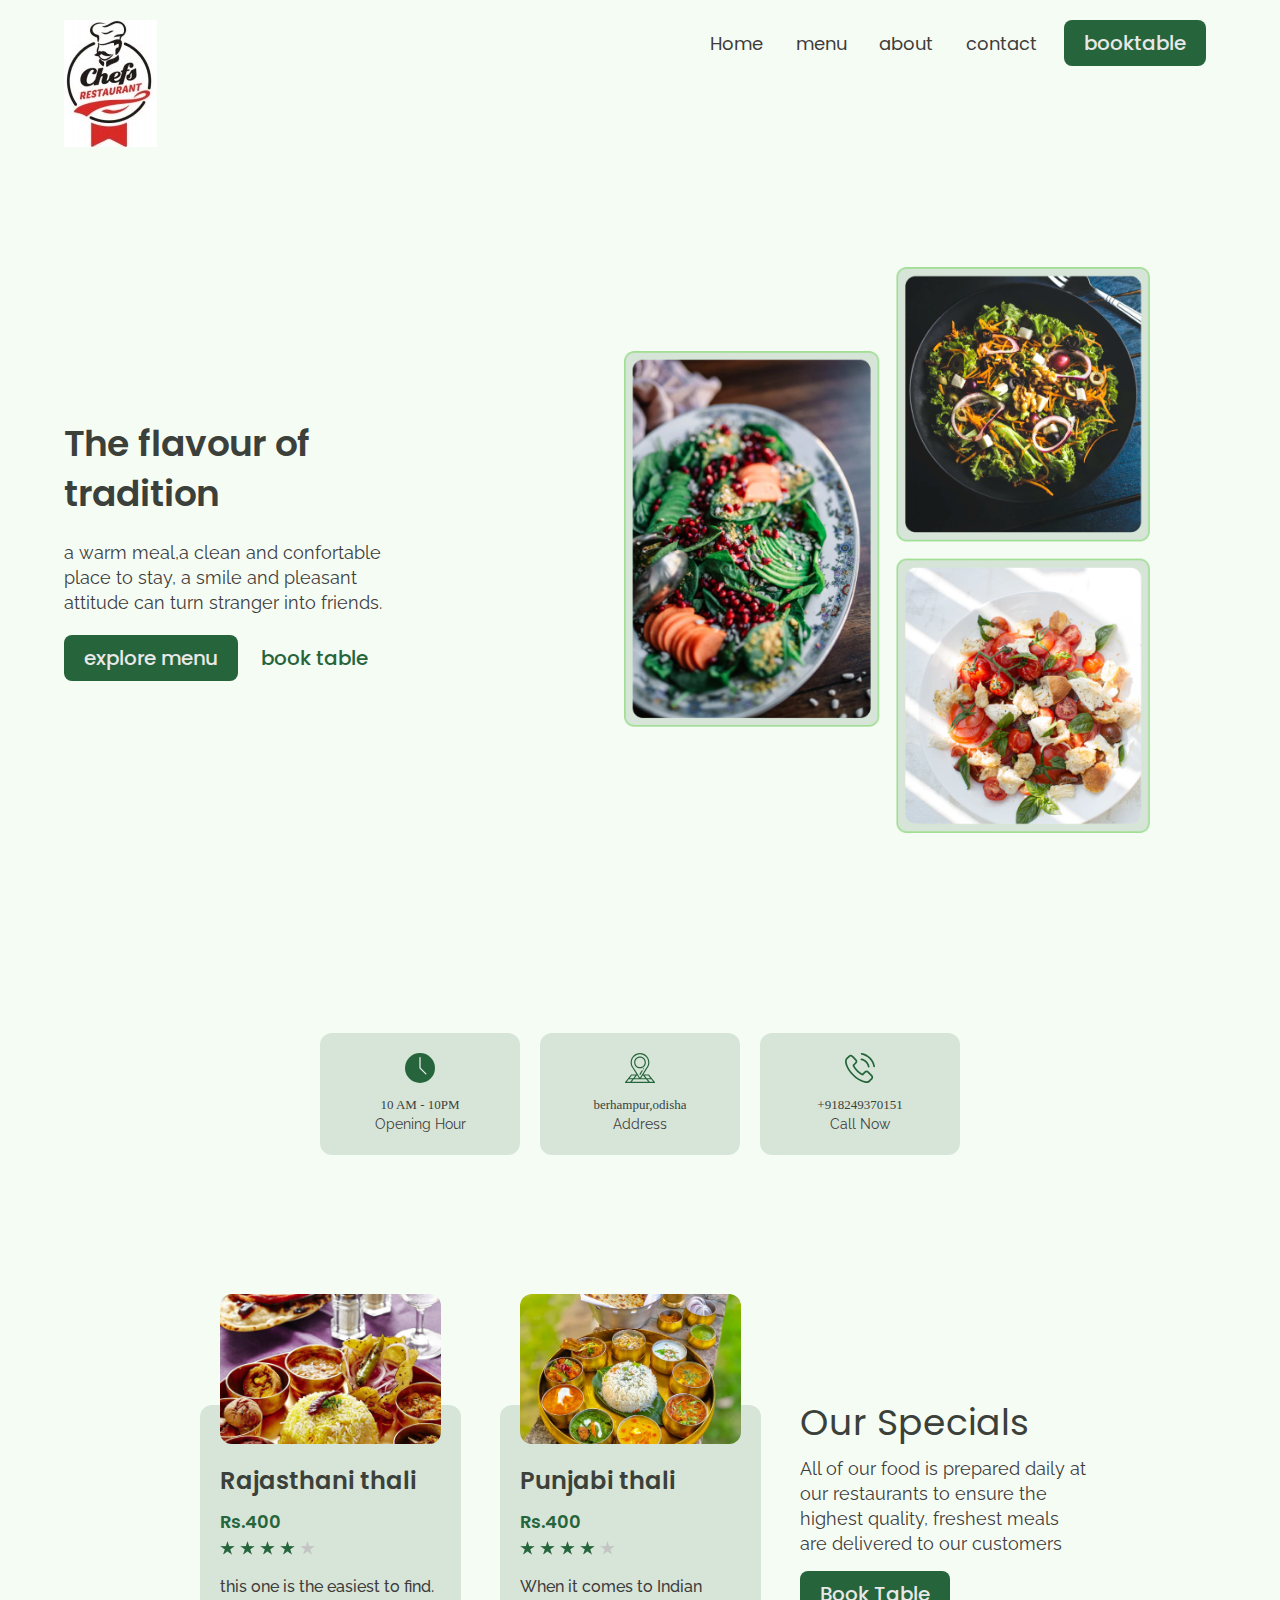
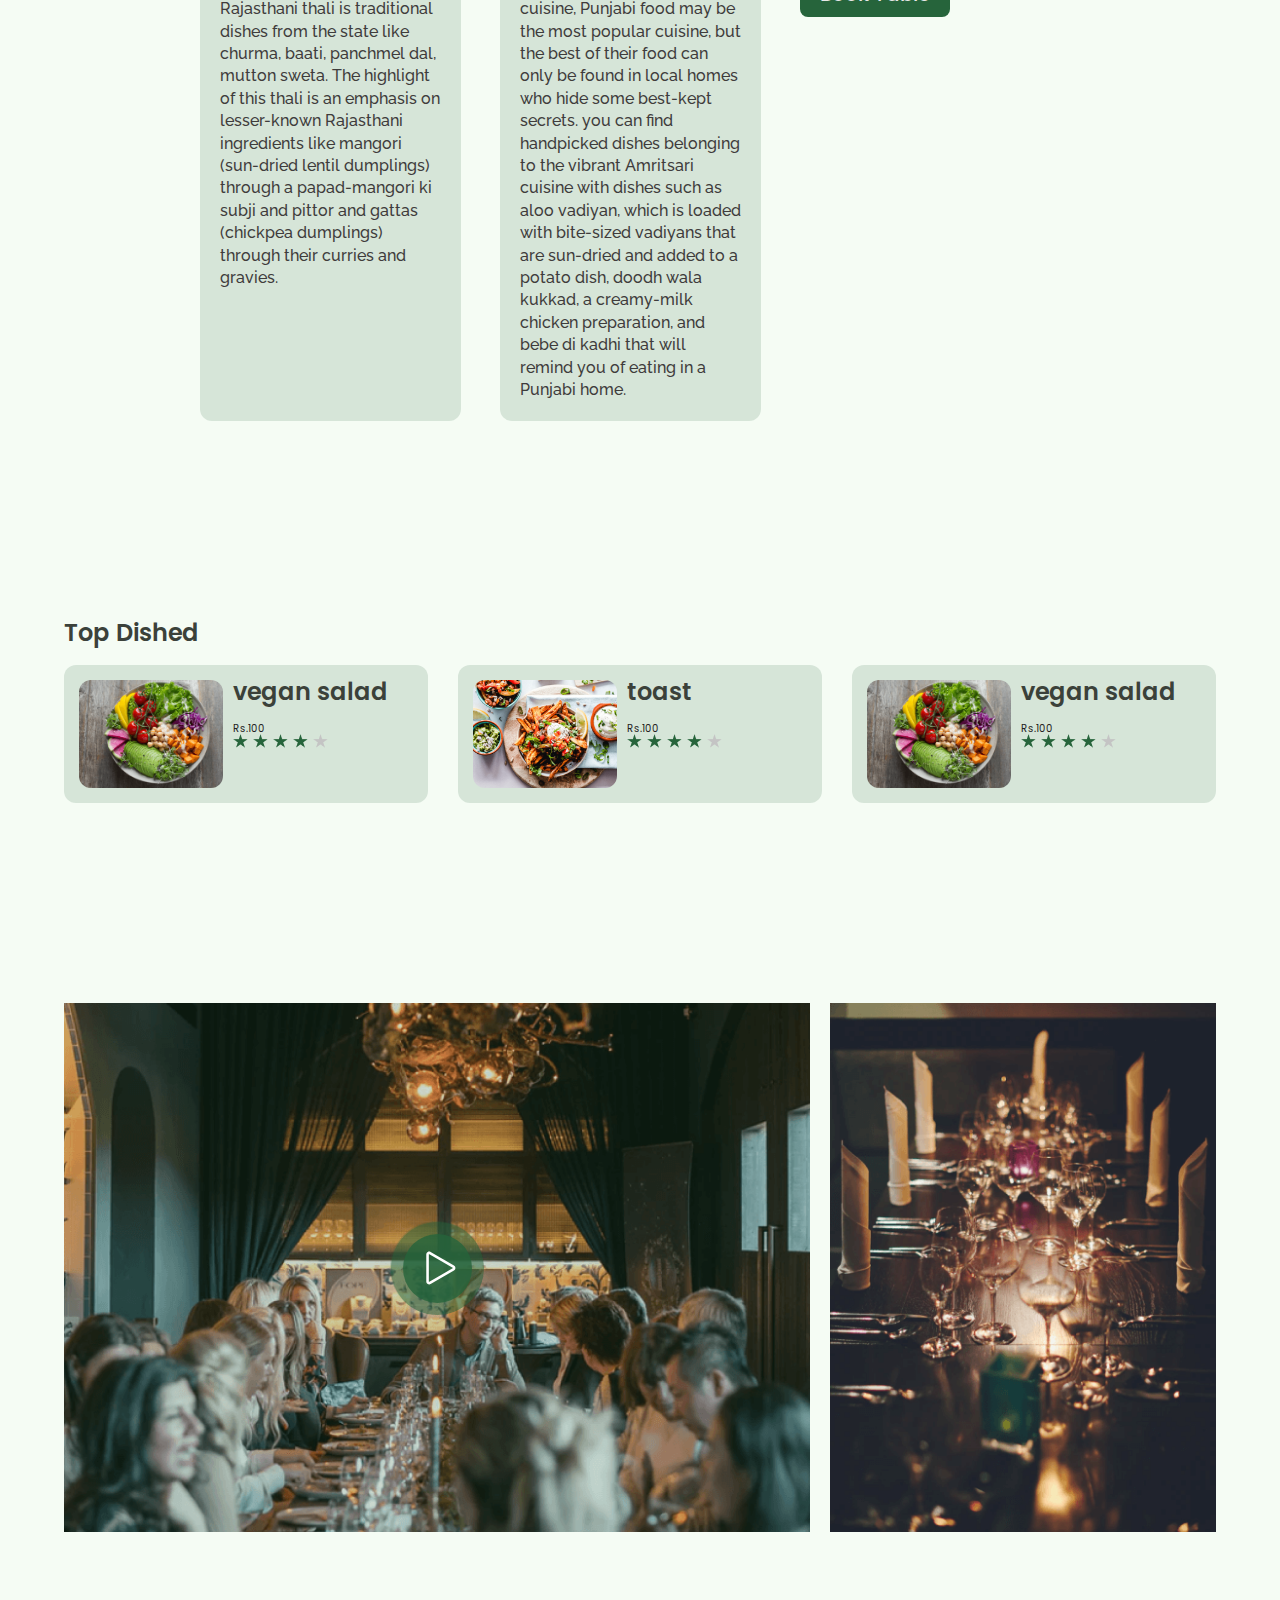
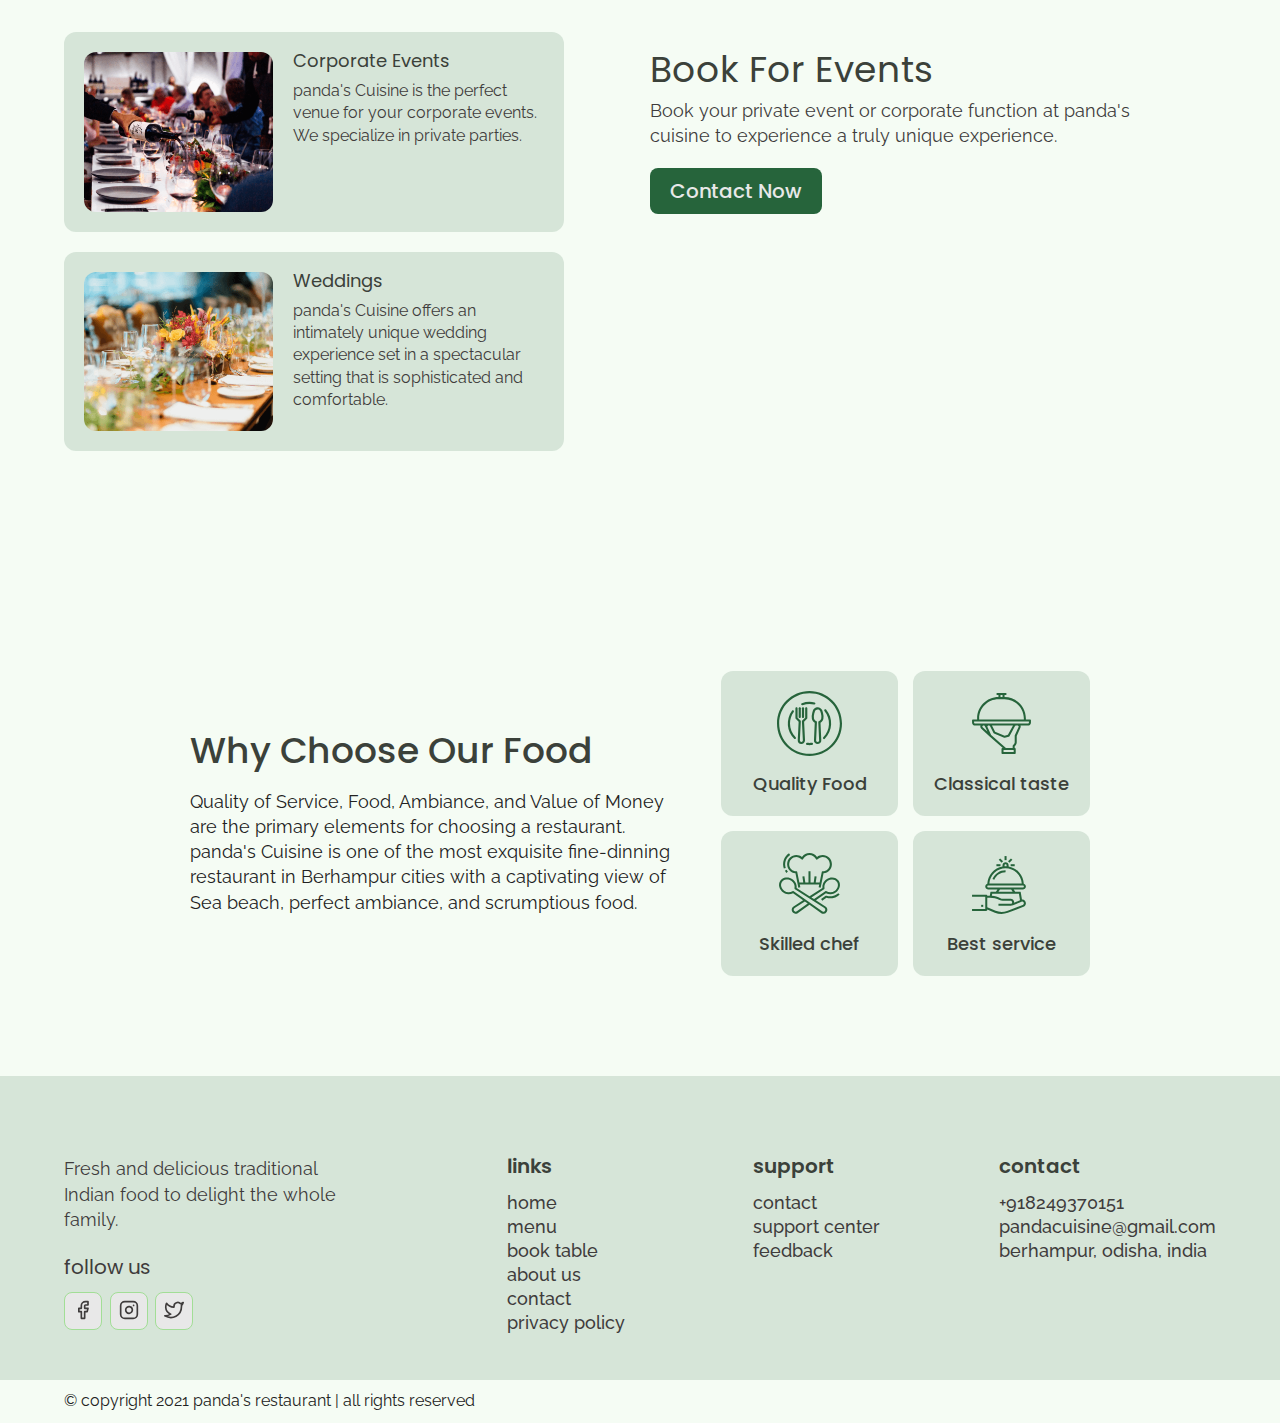
<file: index.html>
<!DOCTYPE html>
<html lang="en">
<head>
    <meta charset="UTF-8">
    <meta http-equiv="X-UA-Compatible" content="IE=edge">
    <meta name="viewport" content="width=device-width, initial-scale=1.0">
    <title>home | panda's restaurant</title>
    <link rel="stylesheet" href="./reset.css">
    <link rel="stylesheet" href="./globalstyle.css">
    <link rel="stylesheet" href="./components.css">
    <!--aos css-->
    <link rel="stylesheet" href="https://unpkg.com/aos@next/dist/aos.css" />
    <link rel="stylesheet" href="./home.css">

</head>
<body>
    <!--nav section-->
    <div class="nav">
        <div class="container">
         <div class="nav__wrapper">
             <a href="./index.html" class="logo" >
                <img src="./images/loggo.jpg"  alt="panda's cuisine">
             </a>
             <nav>
                 <div class="nav__icon">
                    <svg
  xmlns="http://www.w3.org/2000/svg"
  width="24"
  height="24"
  viewBox="0 0 24 24"
  fill="none"
  stroke="currentColor"
  stroke-width="2"
  stroke-linecap="round"
  stroke-linejoin="round"
>
  <line x1="3" y1="12" x2="21" y2="12" />
  <line x1="3" y1="6" x2="21" y2="6" />
  <line x1="3" y1="18" x2="21" y2="18" />
                    </svg> 
                 </div>
                 <div class="nav__bgoverlay"></div>
                <ul class="nav__list">
                    <div class="nav__close">
                        <svg
  xmlns="http://www.w3.org/2000/svg"
  width="24"
  height="24"
  viewBox="0 0 24 24"
  fill="none"
  stroke="currentColor"
  stroke-width="2"
  stroke-linecap="round"
  stroke-linejoin="round"
>
  <line x1="18" y1="6" x2="6" y2="18" />
  <line x1="6" y1="6" x2="18" y2="18" />
</svg>
                    </div>
                    <div class="nav__list__wrapper">
                        <li><a href="./index.html" class="nav__link">Home</a></li>
                        <li><a href="./menu.html" class="nav__link">menu</a></li>
                        <li><a href="./about.html" class="nav__link">about</a></li>
                        <li><a href="./contact.html" class="nav__link">contact</a></li>
                        <li><a href="./booking.php" class="btn primary-btn">booktable</a></li>
                    </div>
                </ul>
             </nav>
         </div>   
        </div>
    </div>

    <!--End nav section-->
  <!--hero section-->
  <section id="hero">
    <div class="container">
      <div class="hero__wrapper">
        <div class="hero__left">
        <div class="hero__left__wrapper">
          <h1 class="hero__heading">The flavour of tradition</h1>
          <p class="hero__info">
            a warm meal,a clean and confortable place to stay,
            a smile and pleasant attitude can turn stranger into friends.</p>
            <div class="button__wrapper">
              <a href="./menu.html" class="btn primary-btn">explore menu</a>
              <a href="./booking.php" class="btn">book table</a>
            </div>
          </div>
        </div>
        <div class="hero__right">
          <div class="hero__imgwrapper">
            <img src="./images/heroImg.png" alt="food">
          </div>
        </div>
      </div>
    </div>
  </section>
  <!--End hero sectoin-->
  <!--store info section-->
  <section id="storeInfo">
    <div class="container">
      <div class="storeInfo__wrapper">
        <div class="storeInfo__item">
          <div class="storeInfo__icon">
            <img src="./images/wall-clock-icon.svg" alt="clock icon">
          </div>
          <h3 class="storeInfo__title">
            10 AM - 10PM
          </h3>
          <p class="storeInfo__text">
            Opening Hour
          </p>
        </div>
        <div class="storeInfo__item">
          <div class="storeInfo__icon">
            <img src="./images/address-icon.svg" alt="clock icon">
          </div>
          <h3 class="storeInfo__title">
            berhampur,odisha
          </h3>
          <p class="storeInfo__text">
            Address
          </p>
        </div>
        <div class="storeInfo__item">
          <div class="storeInfo__icon">
            <img src="./images/phone-icon.svg" alt="clock icon">
          </div>
          <h3 class="storeInfo__title">
            +918249370151
          </h3>
          <p class="storeInfo__text">
            Call Now
          </p>
        </div>
    </div>
  </section>
  <!--end store info section-->
  <!--our specials section-->
  <section id="ourSpecials">
    <div class="container">
      <div class="ourSpecials__wrapper">
        <div class="ourSpecials__left">
          <div class="ourSpecials__item">
            <div class="ourSpecials__item__img">
              <img src="./images/Rajasthani Thali.jpg" alt="food img">
            </div>
            <h2 class="ourSpecials__item__title">
              Rajasthani thali
            </h2>
            <h3 class="ourSpecials__item__price">
              Rs.400
            </h3>
            <div class="ourSpecials__item__stars">
              <img src="./images/3star.png" alt="3 stars">
            </div>
            <p class="ourSpecials__item__text">
             this one is the easiest to find. Rajasthani thali is traditional dishes from the state like churma,
              baati, panchmel dal, mutton sweta. The highlight of this thali is an emphasis on lesser-known Rajasthani ingredients
               like mangori (sun-dried lentil dumplings) 
              through a papad-mangori ki subji and pittor and gattas (chickpea dumplings) through their curries and gravies.
            </p>
          </div>
          <div class="ourSpecials__item">
            <div class="ourSpecials__item__img">
              <img src="./images/Gujarati cuisine.png" alt="food img">
            </div>
            <h2 class="ourSpecials__item__title">
              Punjabi thali
            </h2>
            <h3 class="ourSpecials__item__price">
              Rs.400
            </h3>
            <div class="ourSpecials__item__stars">
              <img src="./images/3star.png" alt="3 stars">
            </div>
            <p class="ourSpecials__item__text">
              When it comes to Indian cuisine, 
              Punjabi food may be the most popular cuisine,
               but the best of their food can only be found in local homes who hide some best-kept secrets.
               you can find handpicked dishes belonging to the vibrant Amritsari cuisine with dishes such as aloo vadiyan,
                which is loaded with bite-sized vadiyans that are sun-dried and added to a potato dish,
               doodh wala kukkad, a creamy-milk chicken preparation, and bebe di kadhi that will remind you of eating in a Punjabi home.
            </p>
          </div>
        </div>
        <div class="ourSpecials__right">
          <h2 class="ourSpecials__title">
            Our Specials
          </h2>
          <p class="ourSpecials__text">
            All of our food is prepared daily at our restaurants to ensure the highest quality, freshest meals are
            delivered to our customers
          </p>
          <a href="./booking.php" class="btn primary-btn">Book Table</a>
        </div>
      </div>
    </div>
  </section>
  <!--End our specials section-->
  <!--top dishs-->
  <section id="dishgrid">
    <div class="container">
      <h2 class="dishgrid__title">
        Top Dished
      </h2>
      <div class="dishgrid__wrapper">
        <div class="dishgrid__item">
          <div class="dishgrid__item__img">
            <img src="./images/food-1.png" alt="food1">
          </div>
          <div class="dishgrid__item__info">
            <h3 class="dishgrid__title">
              vegan salad
            </h3>
            <h3 class="dishgrid__price">
              Rs.100
            </h3>
            <div class="dishgrid__item__star">
              <img src="./images/3star.png" alt="star">
            </div>
          </div>
        </div>
        <div class="dishgrid__item">
          <div class="dishgrid__item__img">
            <img src="./images/food-3.png" alt="food1">
          </div>
          <div class="dishgrid__item__info">
            <h3 class="dishgrid__title">
              toast
            </h3>
            <h3 class="dishgrid__price">
              Rs.100
            </h3>
            <div class="dishgrid__item__star">
              <img src="./images/3star.png" alt="star">
            </div>
          </div>
        </div>
        <div class="dishgrid__item">
          <div class="dishgrid__item__img">
            <img src="./images/food-1.png" alt="food1">
          </div>
          <div class="dishgrid__item__info">
            <h3 class="dishgrid__title">
              vegan salad
            </h3>
            <h3 class="dishgrid__price">
              Rs.100
            </h3>
            <div class="dishgrid__item__star">
              <img src="./images/3star.png" alt="star">
            </div>
          </div>
        </div>
      </div>
    </div>
  </section>
  <!--End top dishs-->
   <!-- Events Media -->
   <section id="eventsMedia">
    <div class="container">
      <div class="eventsMedia__wrapper">
        <div class="eventsMedia__1">
          <img src="./images/eventsMedia1.png" alt="events">
          <a href="#" class="eventsMedia__1__playButton">
            <img src="./images/playIcon.svg" alt="play button">
          </a>
        </div>
        <div class="eventMedia__2">
          <img src="./images/eventsMedia2.png" alt="events">
        </div>
      </div>
    </div>
  </section>
  <!-- End Events Media -->
  <!-- Events Info -->
  <section id="eventsInfo">
    <div class="container">
      <div class="eventsInfo__wrapper">
        <div class="eventsInfo__left">
          <div class="eventsInfo__item">
            <div class="eventsInfo__item__img">
              <img src="./images/event-corporate.png" alt="corporate events">
            </div>
            <div class="eventsInfo__item__info">
              <h2 class="eventsInfo__item__title">Corporate Events</h2>
              <p class="eventsInfo__item__text">
                panda's Cuisine is the perfect venue for your corporate events. We specialize in private parties.
              </p>
            </div>
          </div>
          <div class="eventsInfo__item">
            <div class="eventsInfo__item__img">
              <img src="./images/event-weedings.png" alt="wedding events">
            </div>
            <div class="eventsInfo__item__info">
              <h2 class="eventsInfo__item__title">Weddings</h2>
              <p class="eventsInfo__item__text">
                panda's Cuisine offers an intimately unique wedding experience set in a spectacular setting that is
                sophisticated and comfortable.
              </p>
            </div>
          </div>
        </div>
        <div class="eventsInfo__right">
          <h2 class="eventsInfo__title">Book For Events</h2>
          <p class="eventsInfo__text">Book your private event or corporate function at panda's cuisine to experience a
            truly unique experience.</p>
          <a href="./contact.html" class="btn primary-btn">Contact Now</a>
        </div>
      </div>
    </div>
  </section>
  <!-- End Events Info -->
    <!-- Why Us section -->
    <section id="whyUs">
      <div class="container">
        <div class="whyUs__wrapper">
          <div class="whyUs__left">
            <h2 class="whyUs__title">
              Why Choose Our Food
            </h2>
            <p class="whyUs__text">
              Quality of Service, Food, Ambiance, and Value of Money are the primary elements for choosing a restaurant.
              panda's Cuisine is one of the most exquisite fine-dinning restaurant in Berhampur cities with a captivating
              view of Sea beach, perfect ambiance, and scrumptious food.
            </p>
          </div>
          <div class="whyUs__right">
            <div class="whyUs__items__wrapper">
              <div class="whyUs__item">
                <div class="whyUs__item__icon">
                  <img src="./images/whyUs-icon1.svg" alt="quality Food">
                </div>
                <p class="whyUs__item__text">Quality Food</p>
              </div>
              <div class="whyUs__item">
                <div class="whyUs__item__icon">
                  <img src="./images/whyUs-icon2.svg" alt="Classical taste">
                </div>
                <p class="whyUs__item__text">Classical taste</p>
              </div>
              <div class="whyUs__item">
                <div class="whyUs__item__icon">
                  <img src="./images/whyUs-icon3.svg" alt="Skilled chef">
                </div>
                <p class="whyUs__item__text">Skilled chef</p>
              </div>
              <div class="whyUs__item">
                <div class="whyUs__item__icon">
                  <img src="./images/whyUs-icon4.svg" alt="Best service">
                </div>
                <p class="whyUs__item__text">Best service</p>
              </div>
            </div>
          </div>
        </div>
      </div>
    </section>
    <!-- End Why Us section -->
  <!--footer-->
  <footer>
    <div class="container">
      <div class="footer__wrapper">
        <div class="footer__col1">
          <p class="footer__desc">
            Fresh and delicious traditional Indian food to delight the whole family.
          </p>
          <div class="footer__social">
            <h4 class="footer__social__title">follow us</h4>
            <ol>
              <li>
                <a href="#">
                <svg
  xmlns="http://www.w3.org/2000/svg"
  width="24"
  height="24"
  viewBox="0 0 24 24"
  fill="none"
  stroke="currentColor"
  stroke-width="2"
  stroke-linecap="round"
  stroke-linejoin="round"
>
  <path d="M18 2h-3a5 5 0 0 0-5 5v3H7v4h3v8h4v-8h3l1-4h-4V7a1 1 0 0 1 1-1h3z" />
</svg>
                  </a>
                </li>
             <li>
                <a href="#">
                <svg
  xmlns="http://www.w3.org/2000/svg"
  width="24"
  height="24"
  viewBox="0 0 24 24"
  fill="none"
  stroke="currentColor"
  stroke-width="2"
  stroke-linecap="round"
  stroke-linejoin="round"
>
  <rect x="2" y="2" width="20" height="20" rx="5" ry="5" />
  <path d="M16 11.37A4 4 0 1 1 12.63 8 4 4 0 0 1 16 11.37z" />
  <line x1="17.5" y1="6.5" x2="17.51" y2="6.5" />
</svg>
                    </a>
                 </li> 
              <li>
                <a href="#">
                <svg
  xmlns="http://www.w3.org/2000/svg"
  width="24"
  height="24"
  viewBox="0 0 24 24"
  fill="none"
  stroke="currentColor"
  stroke-width="2"
  stroke-linecap="round"
  stroke-linejoin="round"
>
  <path d="M23 3a10.9 10.9 0 0 1-3.14 1.53 4.48 4.48 0 0 0-7.86 3v1A10.66 10.66 0 0 1 3 4s-4 9 5 13a11.64 11.64 0 0 1-7 2c9 5 20 0 20-11.5a4.5 4.5 0 0 0-.08-.83A7.72 7.72 0 0 0 23 3z" />
</svg>
                </a>        
              </li>
            </ol>                                 
          </div>                                
        </div>
        <div class="footer__col2">
          <h3 class="footer__text__tittle">
            links
          </h3>
          <ol class="footer__text">
            <li>
              <a href="./index.html">home</a>
            </li>
            <li>
              <a href="./menu.html">menu</a>
            </li>
            <li>
              <a href="./booking.php">book table</a>
            </li>
            <li>
              <a href="./about.html">about us</a>
            </li>
            <li>
              <a href="./contact.html">contact</a>
            </li>
            <li>
              <a href="#">privacy policy</a>
            </li>
          </ol>
        </div>
        <div class="footer__col3">
          <h3 class="footer__text__tittle">
            support
          </h3>
          <ol class="footer__text">
            <li>
              <a href="./contact.html">contact</a>
            </li>
            <li>
              <a href="#">support center</a>
            </li>
            <li>
              <a href="#">feedback</a>
            </li>
          </ol>
        </div>
        <div class="footer__col4">
          <h3 class="footer__text__tittle">
            contact
          </h3>
          <ol class="footer__text">
            <li>
              <a href="tel:+918249370151">+918249370151</a>
            </li>
            <li>
              <a href="mail:sagarpanda@gmail.com">pandacuisine@gmail.com</a>
            </li>
            <li>
              <a href="#">berhampur, odisha, india</a>
            </li>
          </ol>
        </div>
      </div>

    </div>
  </footer>
  <div id="copyright">
    <div class="container">
      <p class="copyright__text">
        © copyright 2021 panda's restaurant | all rights reserved
      </p>
    </div>
  </div>
  <!--end footer-->
  <!--aos script-->
  <script src="https://unpkg.com/aos@next/dist/aos.js"></script>
  <!--custom script-->
  <script src="./main.js"></script>
</body>
</html>
</file>
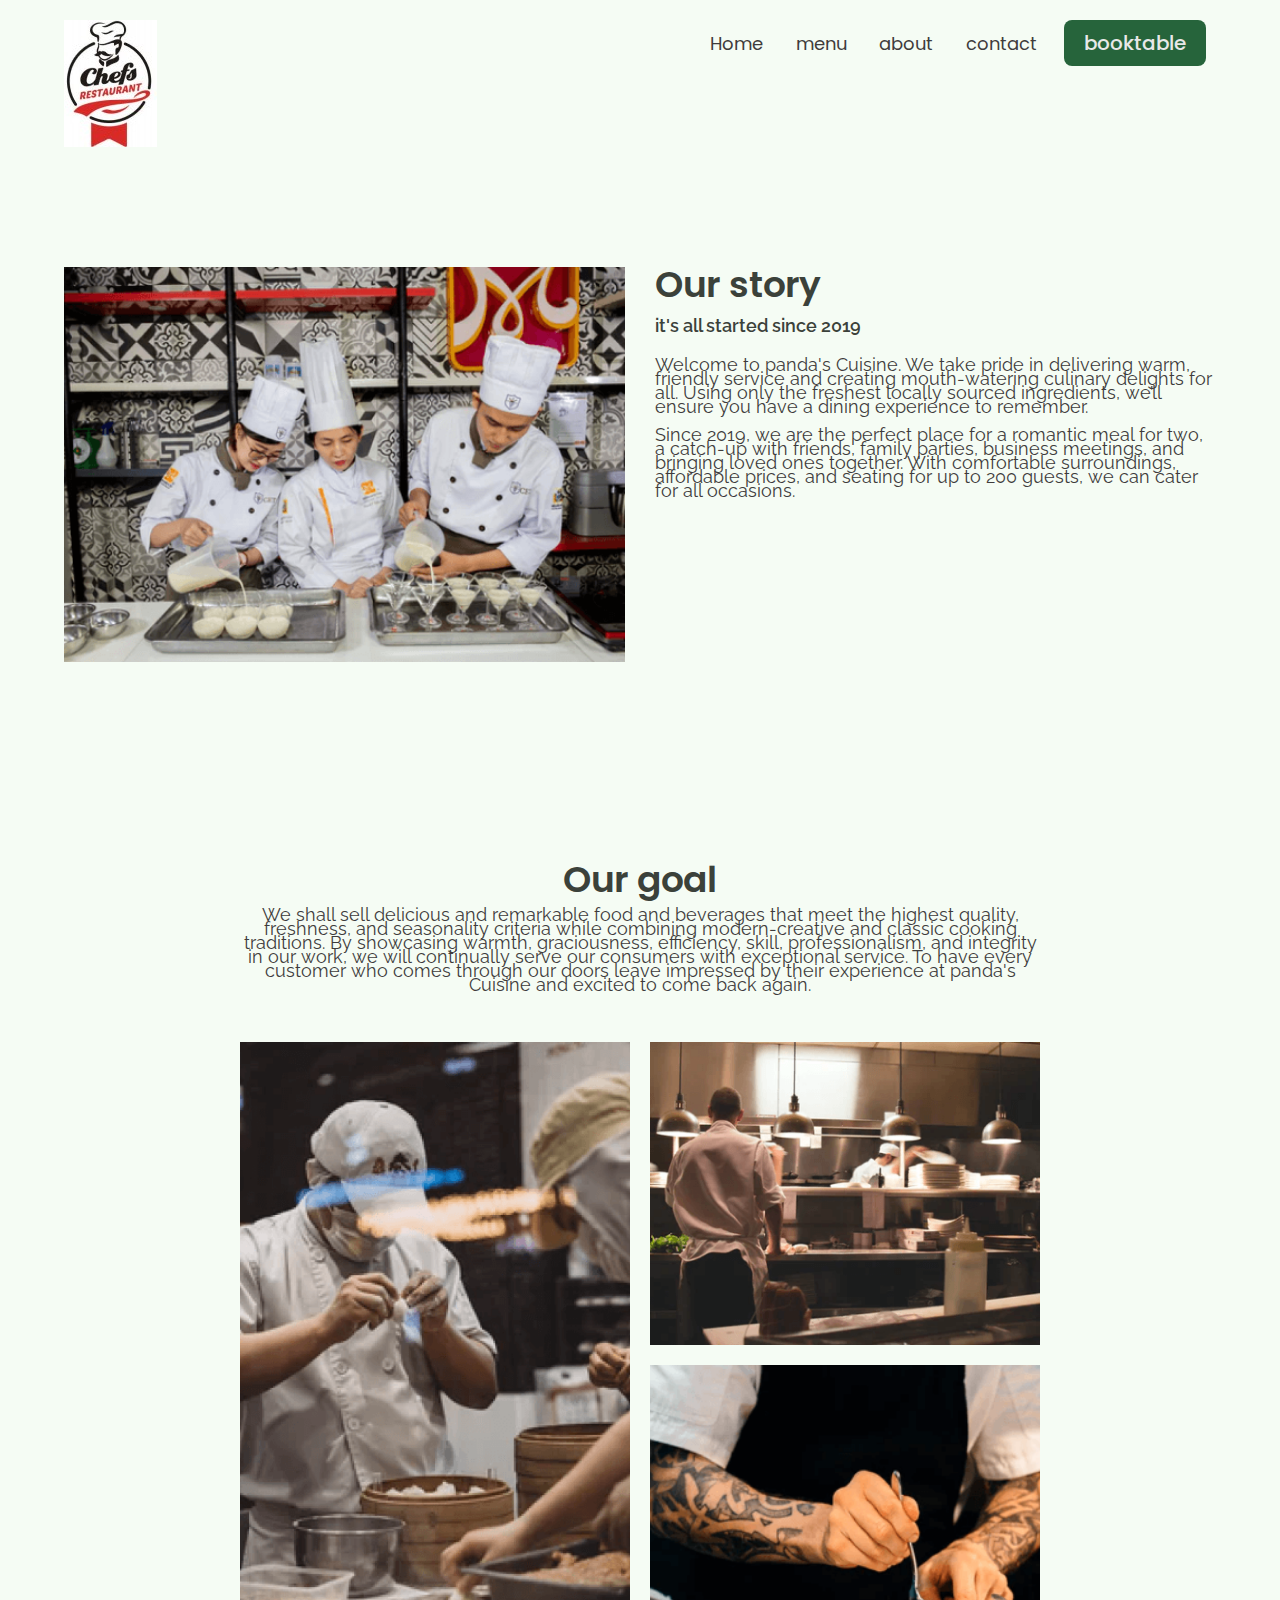
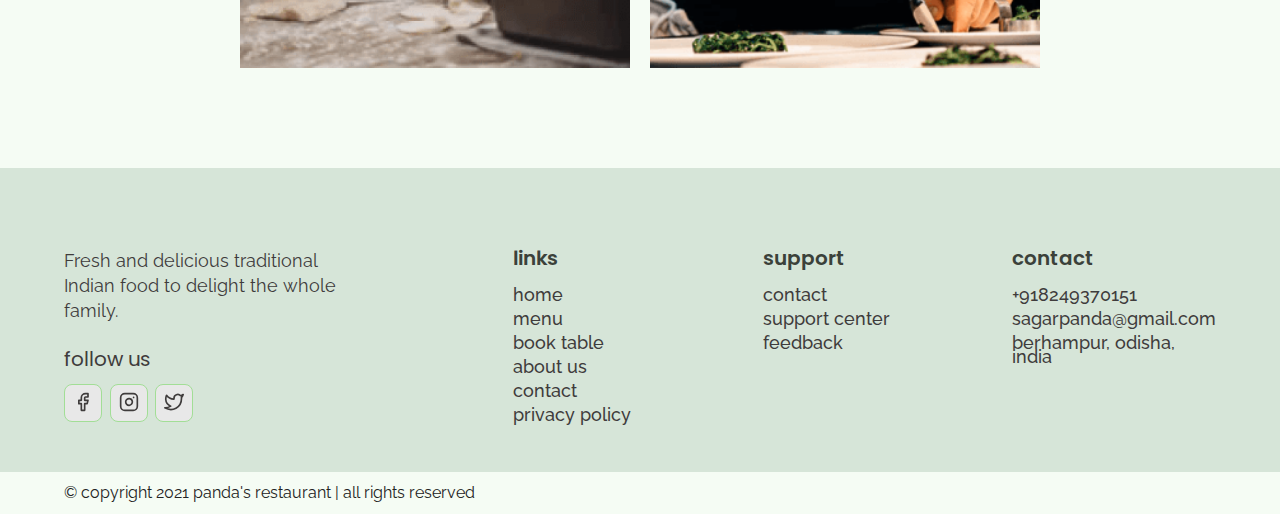
<file: about.html>
<!DOCTYPE html>
<html lang="en">
<head>
    <meta charset="UTF-8">
    <meta http-equiv="X-UA-Compatible" content="IE=edge">
    <meta name="viewport" content="width=device-width, initial-scale=1.0">
    <title>about | panda's cuisine</title>
    <link rel="stylesheet" href="./reset.css">
    <link rel="stylesheet" href="./globalstyle.css">
    <link rel="stylesheet" href="./components.css">
    <link rel="stylesheet" href="./about.css">
    <!--aos css-->
    <link rel="stylesheet" href="https://unpkg.com/aos@next/dist/aos.css" />

</head>
<body>
    <!--nav section-->
    <div class="nav">
        <div class="container">
         <div class="nav__wrapper">
             <a href="./index.html" class="logo" >
                <img src="./images/loggo.jpg"  alt="panda's cuisine">
             </a>
             <nav>
                 <div class="nav__icon">
                    <svg
  xmlns="http://www.w3.org/2000/svg"
  width="24"
  height="24"
  viewBox="0 0 24 24"
  fill="none"
  stroke="currentColor"
  stroke-width="2"
  stroke-linecap="round"
  stroke-linejoin="round"
>
  <line x1="3" y1="12" x2="21" y2="12" />
  <line x1="3" y1="6" x2="21" y2="6" />
  <line x1="3" y1="18" x2="21" y2="18" />
                    </svg> 
                 </div>
                 <div class="nav__bgoverlay"></div>
                <ul class="nav__list">
                    <div class="nav__close">
                        <svg
  xmlns="http://www.w3.org/2000/svg"
  width="24"
  height="24"
  viewBox="0 0 24 24"
  fill="none"
  stroke="currentColor"
  stroke-width="2"
  stroke-linecap="round"
  stroke-linejoin="round"
>
  <line x1="18" y1="6" x2="6" y2="18" />
  <line x1="6" y1="6" x2="18" y2="18" />
</svg>
                    </div>
                    <div class="nav__list__wrapper">
                        <li><a href="./index.html" class="nav__link">Home</a></li>
                        <li><a href="./menu.html" class="nav__link">menu</a></li>
                        <li><a href="./about.html" class="nav__link">about</a></li>
                        <li><a href="./contact.html" class="nav__link">contact</a></li>
                        <li><a href="./booking.php" class="btn primary-btn">booktable</a></li>
                    </div>
                </ul>
             </nav>
         </div>   
        </div>
    </div>

    <!--End nav section-->
  <!--our story-->
  <section id="ourstory">
    <div class="container">
      <div class="ourstory__wrapper">
        <div class="ourstory__img">
          <img src="./images/ourStoryImg.png" alt="story">
        </div>
        <div class="ourstory__info">
          <h3 class="ourstory__title">Our story</h3>
          <p class="ourstory__subtitle">
            it's all started since 2019
          </p>
          <p class="ourstory__text">
            Welcome to panda's Cuisine. We take pride in delivering warm, 
            friendly service and creating mouth-watering culinary delights for all.
             Using only the freshest locally sourced ingredients,
              we’ll ensure you have a dining experience to remember.
              <br><br>
     Since 2019, we are the perfect place for a romantic meal for two, 
  a catch-up with friends, family parties, business meetings, and bringing loved ones together.
   With comfortable surroundings, affordable prices, and seating for up to 200 guests, we can cater for all occasions.
          </p>
        </div>
      </div>
    </div>
  </section>
  <!--End our story-->
  <!--our goal-->
  <section id="ourgoals">
    <div class="container">
      <div class="ourgoals__info">
        <h3 class="ourgoals__title">
          Our goal
        </h3>
        <p class="ourgoals__text">
          We shall sell delicious and remarkable food and beverages that meet the highest quality, freshness, 
          and seasonality criteria while combining modern-creative and classic cooking traditions. 
          By showcasing warmth, graciousness, efficiency, skill, professionalism, and integrity in our work,
           we will continually serve our consumers with exceptional service.
           To have every customer who comes through our doors leave impressed by their experience
            at panda's Cuisine and excited to come back again.
        </p>
      </div>
      <div class="ourgoals__img__wrapper">
        <div class="ourgoals__img1">
          <img src="./images/ourGoals_img1.png" alt="goal1">
        </div>
        <div class="ourgoals__img2">
          <img src="./images/ourGoals_img2.png" alt="goal2">
        </div>
        <div class="ourgoals__img3">
          <img src="./images/ourGoals_img3.png" alt="goal3">
        </div>
      </div>
    </div>
  </section>
  <!--End our goal-->

  <!--footer-->
  <footer>
    <div class="container">
      <div class="footer__wrapper">
        <div class="footer__col1">
          <p class="footer__desc">
            Fresh and delicious traditional Indian food to delight the whole family.
          </p>
          <div class="footer__social">
            <h4 class="footer__social__title">follow us</h4>
            <ol>
              <li>
                <a href="#">
                <svg
  xmlns="http://www.w3.org/2000/svg"
  width="24"
  height="24"
  viewBox="0 0 24 24"
  fill="none"
  stroke="currentColor"
  stroke-width="2"
  stroke-linecap="round"
  stroke-linejoin="round"
>
  <path d="M18 2h-3a5 5 0 0 0-5 5v3H7v4h3v8h4v-8h3l1-4h-4V7a1 1 0 0 1 1-1h3z" />
</svg>
                  </a>
                </li>
             <li>
                <a href="#">
                <svg
  xmlns="http://www.w3.org/2000/svg"
  width="24"
  height="24"
  viewBox="0 0 24 24"
  fill="none"
  stroke="currentColor"
  stroke-width="2"
  stroke-linecap="round"
  stroke-linejoin="round"
>
  <rect x="2" y="2" width="20" height="20" rx="5" ry="5" />
  <path d="M16 11.37A4 4 0 1 1 12.63 8 4 4 0 0 1 16 11.37z" />
  <line x1="17.5" y1="6.5" x2="17.51" y2="6.5" />
</svg>
                    </a>
                 </li> 
              <li>
                <a href="#">
                <svg
  xmlns="http://www.w3.org/2000/svg"
  width="24"
  height="24"
  viewBox="0 0 24 24"
  fill="none"
  stroke="currentColor"
  stroke-width="2"
  stroke-linecap="round"
  stroke-linejoin="round"
>
  <path d="M23 3a10.9 10.9 0 0 1-3.14 1.53 4.48 4.48 0 0 0-7.86 3v1A10.66 10.66 0 0 1 3 4s-4 9 5 13a11.64 11.64 0 0 1-7 2c9 5 20 0 20-11.5a4.5 4.5 0 0 0-.08-.83A7.72 7.72 0 0 0 23 3z" />
</svg>
                </a>        
              </li>
            </ol>                                 
          </div>                                
        </div>
        <div class="footer__col2">
          <h3 class="footer__text__tittle">
            links
          </h3>
          <ol class="footer__text">
            <li>
              <a href="./index.html">home</a>
            </li>
            <li>
              <a href="./menu.html">menu</a>
            </li>
            <li>
              <a href="./booking.php">book table</a>
            </li>
            <li>
              <a href="./about.html">about us</a>
            </li>
            <li>
              <a href="./contact.html">contact</a>
            </li>
            <li>
              <a href="#">privacy policy</a>
            </li>
          </ol>
        </div>
        <div class="footer__col3">
          <h3 class="footer__text__tittle">
            support
          </h3>
          <ol class="footer__text">
            <li>
              <a href="./contact.html">contact</a>
            </li>
            <li>
              <a href="#">support center</a>
            </li>
            <li>
              <a href="#">feedback</a>
            </li>
          </ol>
        </div>
        <div class="footer__col4">
          <h3 class="footer__text__tittle">
            contact
          </h3>
          <ol class="footer__text">
            <li>
              <a href="tel:+918249370151">+918249370151</a>
            </li>
            <li>
              <a href="mail:sagarpanda@gmail.com">sagarpanda@gmail.com</a>
            </li>
            <li>
              <a href="#">berhampur, odisha, india</a>
            </li>
          </ol>
        </div>
      </div>

    </div>
  </footer>
  <div id="copyright">
    <div class="container">
      <p class="copyright__text">
        © copyright 2021 panda's restaurant | all rights reserved
      </p>
    </div>
  </div>
  <!--end footer-->
  <!--aos script-->
  <script src="https://unpkg.com/aos@next/dist/aos.js"></script>
  <!--custom script-->
  <script src="./main.js"></script>
</body>
</html>
</file>
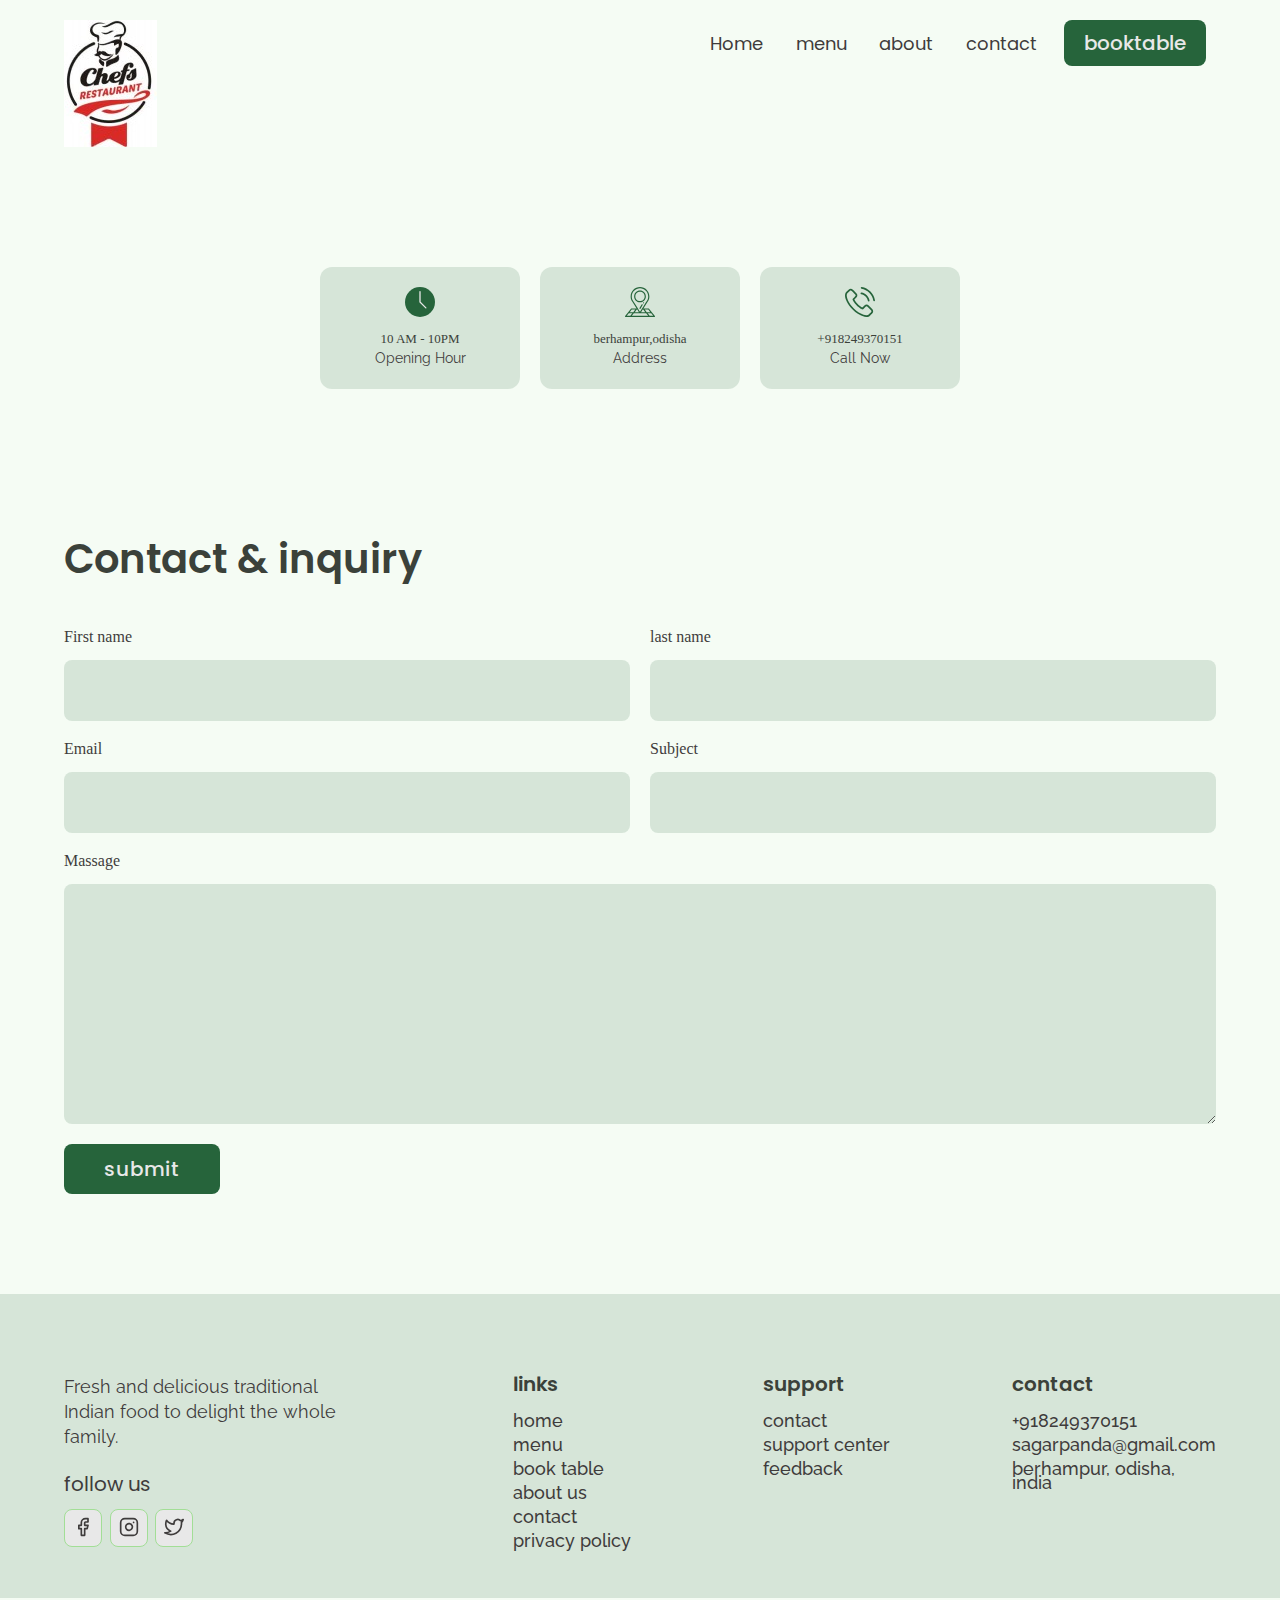
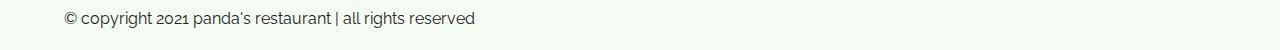
<file: contact.html>
<?php
session_start();
?>
<!DOCTYPE html>
<html lang="en">
<head>
    <meta charset="UTF-8">
    <meta http-equiv="X-UA-Compatible" content="IE=edge">
    <meta name="viewport" content="width=device-width, initial-scale=1.0">
    <title>contact | panda's restaurant</title>
    <link rel="stylesheet" href="./reset.css">
    <link rel="stylesheet" href="./globalstyle.css">
    <link rel="stylesheet" href="./components.css">

</head>
<body>
    <!--nav section-->
    <div class="nav">
        <div class="container">
         <div class="nav__wrapper">
             <a href="./index.html" class="logo" >
                <img src="./images/loggo.jpg"  alt="panda's cuisine">
             </a>
             <nav>
                 <div class="nav__icon">
                    <svg
  xmlns="http://www.w3.org/2000/svg"
  width="24"
  height="24"
  viewBox="0 0 24 24"
  fill="none"
  stroke="currentColor"
  stroke-width="2"
  stroke-linecap="round"
  stroke-linejoin="round"
>
  <line x1="3" y1="12" x2="21" y2="12" />
  <line x1="3" y1="6" x2="21" y2="6" />
  <line x1="3" y1="18" x2="21" y2="18" />
                    </svg> 
                 </div>
                 <div class="nav__bgoverlay"></div>
                <ul class="nav__list">
                    <div class="nav__close">
                        <svg
  xmlns="http://www.w3.org/2000/svg"
  width="24"
  height="24"
  viewBox="0 0 24 24"
  fill="none"
  stroke="currentColor"
  stroke-width="2"
  stroke-linecap="round"
  stroke-linejoin="round"
>
  <line x1="18" y1="6" x2="6" y2="18" />
  <line x1="6" y1="6" x2="18" y2="18" />
</svg>
                    </div>
                    <div class="nav__list__wrapper">
                        <li><a href="./index.html" class="nav__link">Home</a></li>
                        <li><a href="./menu.html" class="nav__link">menu</a></li>
                        <li><a href="./about.html" class="nav__link">about</a></li>
                        <li><a href="./contact.html" class="nav__link">contact</a></li>
                        <li><a href="./booking.php" class="btn primary-btn">booktable</a></li>
                    </div>
                </ul>
             </nav>
         </div>   
        </div>
    </div>

    <!--End nav section-->
    <!--store info section-->
    <section id="storeInfo" >
      <div class="container">
        <div class="storeInfo__wrapper">
          <div class="storeInfo__item">
            <div class="storeInfo__icon">
              <img src="./images/wall-clock-icon.svg" alt="clock icon">
            </div>
            <h3 class="storeInfo__title">
              10 AM - 10PM
            </h3>
            <p class="storeInfo__text">
              Opening Hour
            </p>
          </div>
          <div class="storeInfo__item">
            <div class="storeInfo__icon">
              <img src="./images/address-icon.svg" alt="clock icon">
            </div>
            <h3 class="storeInfo__title">
              berhampur,odisha
            </h3>
            <p class="storeInfo__text">
              Address
            </p>
          </div>
          <div class="storeInfo__item">
            <div class="storeInfo__icon">
              <img src="./images/phone-icon.svg" alt="clock icon">
            </div>
            <h3 class="storeInfo__title">
              +918249370151
            </h3>
            <p class="storeInfo__text">
              Call Now
            </p>
          </div>
      </div>
    </section>
    <!--end store info section-->
    <!--contact form section-->
    <section id="form">
      <div class="container">
        <h3 class="form__tittle"> Contact & inquiry
           </h3>
           <div class="form__wrapper">
             <form action="postContact.php" method="post" target="_blank">
               <div class="form__group">
                 <label for="firstname"> First name</label>
                 <input type="text" id="firstname" name="firstname" required>
               </div>
               <div class="form__group">
                <label for="lastname"> last name</label>
                <input type="text" id="lastname" name="lastname" required>
              </div>
              <div class="form__group">
                <label for="email"> Email</label>
                <input type="text" id="email" name="email" required>
              </div>
              <div class="form__group">
                <label for="subject"> Subject</label>
                <input type="text" id="subject" name="subject" required>
              </div>
              <div class="form__group form__group__full">
                <label for="message"> Massage</label>
                <textarea id="message" rows="10" cols="30" name="message" required></textarea>
              </div>
              <button type="submit" class="btn primary-btn">submit</button>
             </form>
           </div>
      </div>

    </section>
    <!--End contact form section-->

  <!--footer-->
  <footer>
    <div class="container">
      <div class="footer__wrapper">
        <div class="footer__col1">
          <p class="footer__desc">
            Fresh and delicious traditional Indian food to delight the whole family.
          </p>
          <div class="footer__social">
            <h4 class="footer__social__title">follow us</h4>
            <ol>
              <li>
                <a href="#">
                <svg
  xmlns="http://www.w3.org/2000/svg"
  width="24"
  height="24"
  viewBox="0 0 24 24"
  fill="none"
  stroke="currentColor"
  stroke-width="2"
  stroke-linecap="round"
  stroke-linejoin="round"
>
  <path d="M18 2h-3a5 5 0 0 0-5 5v3H7v4h3v8h4v-8h3l1-4h-4V7a1 1 0 0 1 1-1h3z" />
</svg>
                  </a>
                </li>
             <li>
                <a href="#">
                <svg
  xmlns="http://www.w3.org/2000/svg"
  width="24"
  height="24"
  viewBox="0 0 24 24"
  fill="none"
  stroke="currentColor"
  stroke-width="2"
  stroke-linecap="round"
  stroke-linejoin="round"
>
  <rect x="2" y="2" width="20" height="20" rx="5" ry="5" />
  <path d="M16 11.37A4 4 0 1 1 12.63 8 4 4 0 0 1 16 11.37z" />
  <line x1="17.5" y1="6.5" x2="17.51" y2="6.5" />
</svg>
                    </a>
                 </li> 
              <li>
                <a href="#">
                <svg
  xmlns="http://www.w3.org/2000/svg"
  width="24"
  height="24"
  viewBox="0 0 24 24"
  fill="none"
  stroke="currentColor"
  stroke-width="2"
  stroke-linecap="round"
  stroke-linejoin="round"
>
  <path d="M23 3a10.9 10.9 0 0 1-3.14 1.53 4.48 4.48 0 0 0-7.86 3v1A10.66 10.66 0 0 1 3 4s-4 9 5 13a11.64 11.64 0 0 1-7 2c9 5 20 0 20-11.5a4.5 4.5 0 0 0-.08-.83A7.72 7.72 0 0 0 23 3z" />
</svg>
                </a>        
              </li>
            </ol>                                 
          </div>                                
        </div>
        <div class="footer__col2">
          <h3 class="footer__text__tittle">
            links
          </h3>
          <ol class="footer__text">
            <li>
              <a href="./index.html">home</a>
            </li>
            <li>
              <a href="./menu.html">menu</a>
            </li>
            <li>
              <a href="./booking.php">book table</a>
            </li>
            <li>
              <a href="./about.html">about us</a>
            </li>
            <li>
              <a href="./contact.html">contact</a>
            </li>
            <li>
              <a href="#">privacy policy</a>
            </li>
          </ol>
        </div>
        <div class="footer__col3">
          <h3 class="footer__text__tittle">
            support
          </h3>
          <ol class="footer__text">
            <li>
              <a href="./contact.html">contact</a>
            </li>
            <li>
              <a href="#">support center</a>
            </li>
            <li>
              <a href="#">feedback</a>
            </li>
          </ol>
        </div>
        <div class="footer__col4">
          <h3 class="footer__text__tittle">
            contact
          </h3>
          <ol class="footer__text">
            <li>
              <a href="tel:+918249370151">+918249370151</a>
            </li>
            <li>
              <a href="mail:sagarpanda@gmail.com">sagarpanda@gmail.com</a>
            </li>
            <li>
              <a href="#">berhampur, odisha, india</a>
            </li>
          </ol>
        </div>
      </div>

    </div>
  </footer>
  <div id="copyright">
    <div class="container">
      <p class="copyright__text">
        © copyright 2021 panda's restaurant | all rights reserved
      </p>
    </div>
  </div>
  <!--end footer-->
  <!--aos script-->
  <script src="https://unpkg.com/aos@next/dist/aos.js"></script>
  <!--custom script-->
  <script src="./main.js"></script>
</body>
</html>
</file>
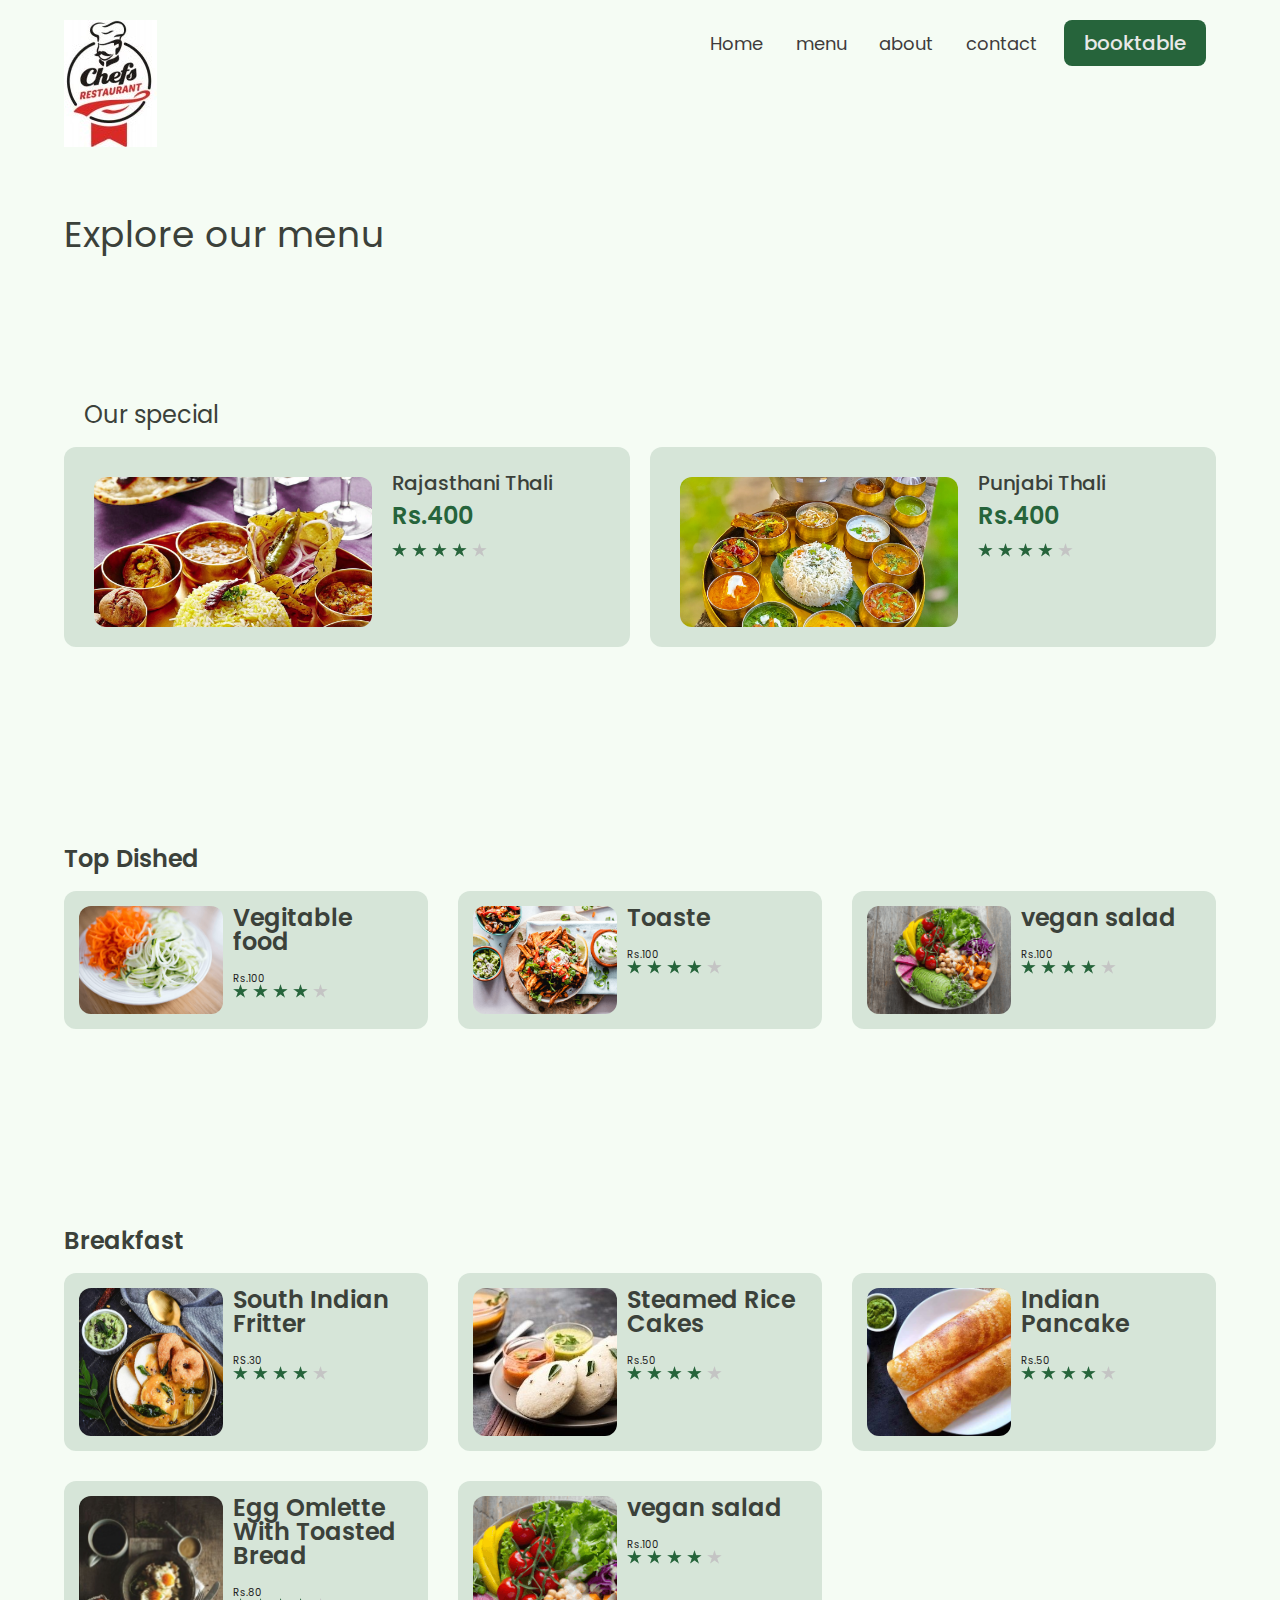
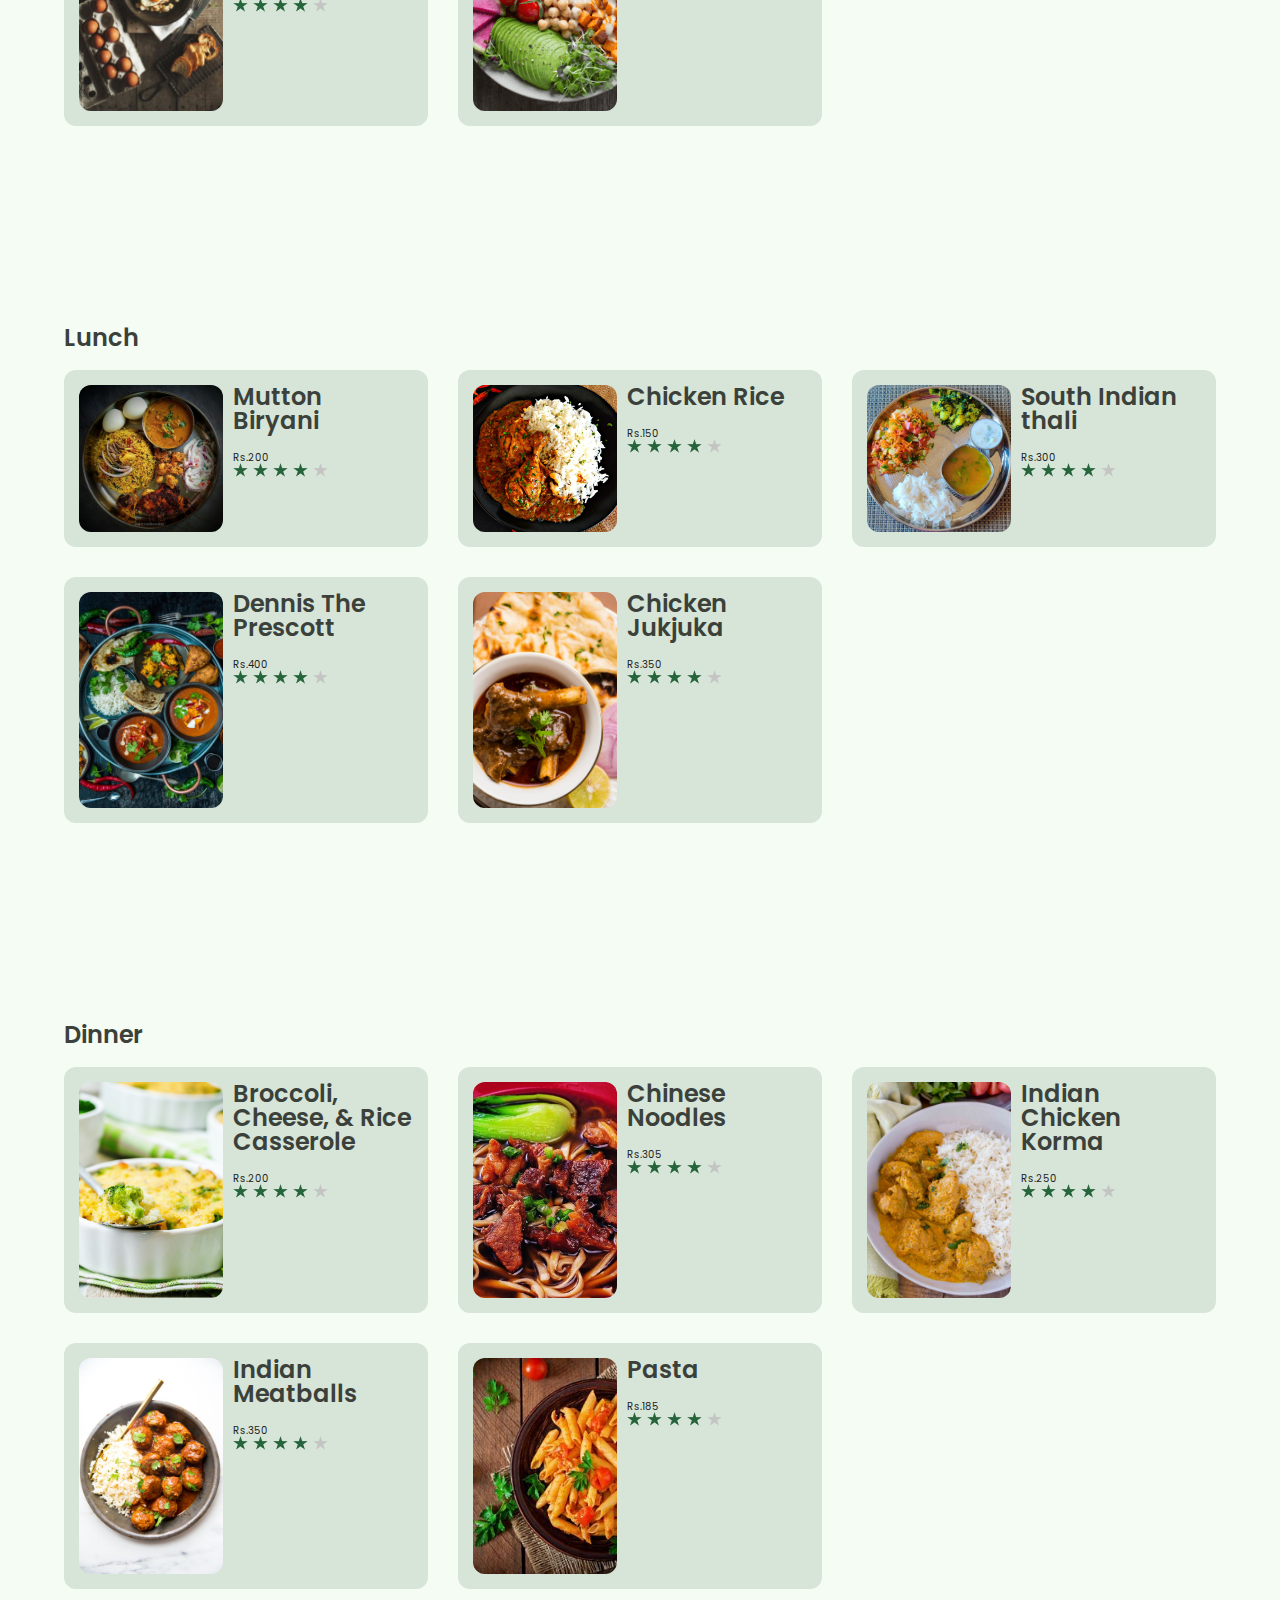
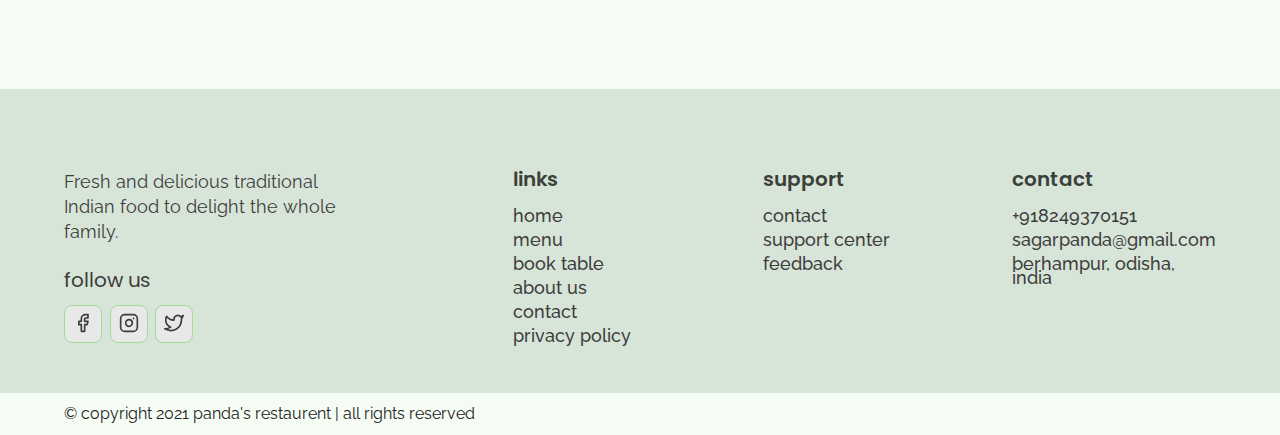
<file: menu.html>
<!DOCTYPE html>
<html lang="en">
<head>
    <meta charset="UTF-8">
    <meta http-equiv="X-UA-Compatible" content="IE=edge">
    <meta name="viewport" content="width=device-width, initial-scale=1.0">
    <title>menu | panda's restaurant</title>
    <link rel="stylesheet" href="./reset.css">
    <link rel="stylesheet" href="./globalstyle.css">
    <link rel="stylesheet" href="./components.css">
    <link rel="stylesheet" href="./menu.css">
    <!--aos css-->
    <link rel="stylesheet" href="https://unpkg.com/aos@next/dist/aos.css" />

</head>
<body>
    <!--nav section-->
    <div class="nav">
        <div class="container">
         <div class="nav__wrapper">
             <a href="./index.html" class="logo" >
                <img src="./images/loggo.jpg"  alt="panda's cuisine">
             </a>
             <nav>
                 <div class="nav__icon">
                    <svg
  xmlns="http://www.w3.org/2000/svg"
  width="24"
  height="24"
  viewBox="0 0 24 24"
  fill="none"
  stroke="currentColor"
  stroke-width="2"
  stroke-linecap="round"
  stroke-linejoin="round"
>
  <line x1="3" y1="12" x2="21" y2="12" />
  <line x1="3" y1="6" x2="21" y2="6" />
  <line x1="3" y1="18" x2="21" y2="18" />
                    </svg> 
                 </div>
                 <div class="nav__bgoverlay"></div>
                <ul class="nav__list">
                    <div class="nav__close">
                        <svg
  xmlns="http://www.w3.org/2000/svg"
  width="24"
  height="24"
  viewBox="0 0 24 24"
  fill="none"
  stroke="currentColor"
  stroke-width="2"
  stroke-linecap="round"
  stroke-linejoin="round"
>
  <line x1="18" y1="6" x2="6" y2="18" />
  <line x1="6" y1="6" x2="18" y2="18" />
</svg>
                    </div>
                    <div class="nav__list__wrapper">
                        <li><a href="./index.html" class="nav__link">Home</a></li>
                        <li><a href="./menu.html" class="nav__link">menu</a></li>
                        <li><a href="./about.html" class="nav__link">about</a></li>
                        <li><a href="./contact.html" class="nav__link">contact</a></li>
                        <li><a href="./booking.php" class="btn primary-btn">booktable</a></li>
                    </div>
                </ul>
             </nav>
         </div>   
        </div>
    </div>

    <!--End nav section-->
  <!--page title-->
  <section id="page__title">
    <div class="container">
      <h3 class="page__title__text">
        Explore our menu
      </h2>
      </div>
      </section>
      <!--our special section-->
  <section id="ourspecial">
    <div class="container">
      <h3 class="ourspecials__title">
        Our special
      </h3>
      <div class="ourspecials__wrapper">
        <div class="ourspecials__item">
          <div class="ourspecials__item__img">
            <img src="./images/Rajasthani Thali.jpg" alt="food">
          </div>
          <div class="ourspecials__item__info">
            <h3 class="ourspecials__item__title">
              Rajasthani Thali
            </h3>
            <h4 class="ourspecials__item__price">
              Rs.400
            </h4>
            <div class="ourspecials__item__star">
              <img src="./images/3star.png" alt="star">
            </div>
          </div>
        </div>
        <div class="ourspecials__item">
          <div class="ourspecials__item__img">
            <img src="./images/Gujarati cuisine.png" alt="food">
          </div>
          <div class="ourspecials__item__info">
            <h3 class="ourspecials__item__title">
              Punjabi Thali
            </h3>
            <h4 class="ourspecials__item__price">
              Rs.400
            </h4>
            <div class="ourspecials__item__star">
              <img src="./images/3star.png" alt="star">
            </div>
          </div>
        </div>
      </div>
    </div>
  </div>
  </section>
  <!--End page title-->
  <!--end our special-->
    <!--top dishs-->
    <section id="dishgrid">
      <div class="container">
        <h2 class="dishgrid__title">
          Top Dished
        </h2>
        <div class="dishgrid__wrapper">
          <div class="dishgrid__item">
            <div class="dishgrid__item__img">
              <img src="./images/food-2.png" alt="food1">
            </div>
            <div class="dishgrid__item__info">
              <h3 class="dishgrid__title">
                Vegitable food
              </h3>
              <h3 class="dishgrid__price">
                Rs.100
              </h3>
              <div class="dishgrid__item__star">
                <img src="./images/3star.png" alt="star">
              </div>
            </div>
          </div>
          <div class="dishgrid__item">
            <div class="dishgrid__item__img">
              <img src="./images/food-3.png" alt="food1">
            </div>
            <div class="dishgrid__item__info">
              <h3 class="dishgrid__title">
                Toaste
              </h3>
              <h3 class="dishgrid__price">
                Rs.100
              </h3>
              <div class="dishgrid__item__star">
                <img src="./images/3star.png" alt="star">
              </div>
            </div>
          </div>
          <div class="dishgrid__item">
            <div class="dishgrid__item__img">
              <img src="./images/food-1.png" alt="food1">
            </div>
            <div class="dishgrid__item__info">
              <h3 class="dishgrid__title">
                vegan salad
              </h3>
              <h3 class="dishgrid__price">
                Rs.100
              </h3>
              <div class="dishgrid__item__star">
                <img src="./images/3star.png" alt="star">
              </div>
            </div>
          </div>
        </div>
      </div>
    </section>
    <!--End top dishs-->
    <!--break fast-->
    <section id="dishgrid">
      <div class="container">
        <h2 class="dishgrid__title">
          Breakfast
        </h2>
        <div class="dishgrid__wrapper">
          <div class="dishgrid__item">
            <div class="dishgrid__item__img">
              <img src="./images/iddli.jpg" alt="food1">
            </div>
            <div class="dishgrid__item__info">
              <h3 class="dishgrid__title">
                South Indian Fritter
              </h3>
              <h3 class="dishgrid__price">
                RS.30
              </h3>
              <div class="dishgrid__item__star">
                <img src="./images/3star.png" alt="star">
              </div>
            </div>
          </div>
          <div class="dishgrid__item">
            <div class="dishgrid__item__img">
              <img src="./images/samber.jpg" alt="food1">
            </div>
            <div class="dishgrid__item__info">
              <h3 class="dishgrid__title">
                Steamed Rice Cakes
              </h3>
              <h3 class="dishgrid__price">
                Rs.50
              </h3>
              <div class="dishgrid__item__star">
                <img src="./images/3star.png" alt="star">
              </div>
            </div>
          </div>
          <div class="dishgrid__item">
            <div class="dishgrid__item__img">
              <img src="./images/dosa1.jpg" alt="food1">
            </div>
            <div class="dishgrid__item__info">
              <h3 class="dishgrid__title">
                Indian Pancake
              </h3>
              <h3 class="dishgrid__price">
                Rs.50
              </h3>
              <div class="dishgrid__item__star">
                <img src="./images/3star.png" alt="star">
              </div>
            </div>
          </div>
          <div class="dishgrid__item">
            <div class="dishgrid__item__img">
              <img src="./images/egg.jpg" alt="food1">
            </div>
            <div class="dishgrid__item__info">
              <h3 class="dishgrid__title">
                Egg Omlette With Toasted Bread
              </h3>
              <h3 class="dishgrid__price">
                Rs.80
              </h3>
              <div class="dishgrid__item__star">
                <img src="./images/3star.png" alt="star">
              </div>
            </div>
          </div>
          <div class="dishgrid__item">
            <div class="dishgrid__item__img">
              <img src="./images/food-1.png" alt="food1">
            </div>
            <div class="dishgrid__item__info">
              <h3 class="dishgrid__title">
                vegan salad
              </h3>
              <h3 class="dishgrid__price">
                Rs.100
              </h3>
              <div class="dishgrid__item__star">
                <img src="./images/3star.png" alt="star">
              </div>
            </div>
          </div>
        </div>
      </div>
    </section>
    <!--End breakfast-->
    <!--lunch-->
    <section id="dishgrid">
      <div class="container">
        <h2 class="dishgrid__title">
          Lunch
        </h2>
        <div class="dishgrid__wrapper">
          <div class="dishgrid__item">
            <div class="dishgrid__item__img">
              <img src="./images/Mutton Biryani - Pressure cooker Biryani — Spiceindiaonline.jpg" alt="food1">
            </div>
            <div class="dishgrid__item__info">
              <h3 class="dishgrid__title">
                Mutton Biryani 
              </h3>
              <h3 class="dishgrid__price">
                Rs.200
              </h3>
              <div class="dishgrid__item__star">
                <img src="./images/3star.png" alt="star">
              </div>
            </div>
          </div>
          <div class="dishgrid__item">
            <div class="dishgrid__item__img">
              <img src="./images/Chicken Curry.jpg" alt="food1">
            </div>
            <div class="dishgrid__item__info">
              <h3 class="dishgrid__title">
                Chicken Rice
              </h3>
              <h3 class="dishgrid__price">
                Rs.150
              </h3>
              <div class="dishgrid__item__star">
                <img src="./images/3star.png" alt="star">
              </div>
            </div>
          </div>
          <div class="dishgrid__item">
            <div class="dishgrid__item__img">
              <img src="./images/South Indian thali recipe _ Karnataka thali recipe _ South Indian Veg Thali Menu Ideas.jpg" alt="food1">
            </div>
            <div class="dishgrid__item__info">
              <h3 class="dishgrid__title">
                South Indian thali
              </h3>
              <h3 class="dishgrid__price">
                Rs.300
              </h3>
              <div class="dishgrid__item__star">
                <img src="./images/3star.png" alt="star">
              </div>
            </div>
          </div>
          <div class="dishgrid__item">
            <div class="dishgrid__item__img">
              <img src="./images/Dennis The Prescott (@dennisfprescott).jpg" alt="food1">
            </div>
            <div class="dishgrid__item__info">
              <h3 class="dishgrid__title">
                Dennis The Prescott 
              </h3>
              <h3 class="dishgrid__price">
                Rs.400
              </h3>
              <div class="dishgrid__item__star">
                <img src="./images/3star.png" alt="star">
              </div>
            </div>
          </div>
          <div class="dishgrid__item">
            <div class="dishgrid__item__img">
              <img src="./images/9 Best Indian Dinner Recipes.jpg" alt="food1">
            </div>
            <div class="dishgrid__item__info">
              <h3 class="dishgrid__title">
                Chicken Jukjuka
              </h3>
              <h3 class="dishgrid__price">
                Rs.350
              </h3>
              <div class="dishgrid__item__star">
                <img src="./images/3star.png" alt="star">
              </div>
            </div>
          </div>
        </div>
      </div>
    </section>
    <!--End lunch-->
    <!--dinner-->
    <section id="dishgrid">
      <div class="container">
        <h2 class="dishgrid__title">
          Dinner
        </h2>
        <div class="dishgrid__wrapper">
          <div class="dishgrid__item">
            <div class="dishgrid__item__img">
              <img src="./images/New folder/Broccoli, Cheese, & Rice Casserole.png" alt="food1">
            </div>
            <div class="dishgrid__item__info">
              <h3 class="dishgrid__title">
                Broccoli, Cheese, & Rice Casserole
              </h3>
              <h3 class="dishgrid__price">
                Rs.200
              </h3>
              <div class="dishgrid__item__star">
                <img src="./images/3star.png" alt="star">
              </div>
            </div>
          </div>
          <div class="dishgrid__item">
            <div class="dishgrid__item__img">
              <img src="./images/New folder/Chinese Cuisine.jpg" alt="food1">
            </div>
            <div class="dishgrid__item__info">
              <h3 class="dishgrid__title">
                Chinese Noodles
              </h3>
              <h3 class="dishgrid__price">
                Rs.305
              </h3>
              <div class="dishgrid__item__star">
                <img src="./images/3star.png" alt="star">
              </div>
            </div>
          </div>
          <div class="dishgrid__item">
            <div class="dishgrid__item__img">
              <img src="./images/New folder/Indian Chicken Korma.jpg" alt="food1">
            </div>
            <div class="dishgrid__item__info">
              <h3 class="dishgrid__title">
                Indian Chicken Korma
              </h3>
              <h3 class="dishgrid__price">
                Rs.250
              </h3>
              <div class="dishgrid__item__star">
                <img src="./images/3star.png" alt="star">
              </div>
            </div>
          </div>
          <div class="dishgrid__item">
            <div class="dishgrid__item__img">
              <img src="./images/New folder/Indian Meatballs Recipe with Creamy Sauce (Whole30, Paleo).jpg" alt="food1">
            </div>
            <div class="dishgrid__item__info">
              <h3 class="dishgrid__title">
                Indian Meatballs 
              </h3>
              <h3 class="dishgrid__price">
                Rs.350
              </h3>
              <div class="dishgrid__item__star">
                <img src="./images/3star.png" alt="star">
              </div>
            </div>
          </div>
          <div class="dishgrid__item">
            <div class="dishgrid__item__img">
              <img src="./images/New folder/Metal Poster Food.jpg" alt="food1">
            </div>
            <div class="dishgrid__item__info">
              <h3 class="dishgrid__title">
                Pasta
              </h3>
              <h3 class="dishgrid__price">
                Rs.185
              </h3>
              <div class="dishgrid__item__star">
                <img src="./images/3star.png" alt="star">
              </div>
            </div>
          </div>
        </div>
      </div>
    </section>
    <!--End dinner-->

  <!--footer-->
  <footer>
    <div class="container">
      <div class="footer__wrapper">
        <div class="footer__col1">
          <p class="footer__desc">
            Fresh and delicious traditional Indian food to delight the whole family.
          </p>
          <div class="footer__social">
            <h4 class="footer__social__title">follow us</h4>
            <ol>
              <li>
                <a href="#">
                <svg
  xmlns="http://www.w3.org/2000/svg"
  width="24"
  height="24"
  viewBox="0 0 24 24"
  fill="none"
  stroke="currentColor"
  stroke-width="2"
  stroke-linecap="round"
  stroke-linejoin="round"
>
  <path d="M18 2h-3a5 5 0 0 0-5 5v3H7v4h3v8h4v-8h3l1-4h-4V7a1 1 0 0 1 1-1h3z" />
</svg>
                  </a>
                </li>
             <li>
                <a href="#">
                <svg
  xmlns="http://www.w3.org/2000/svg"
  width="24"
  height="24"
  viewBox="0 0 24 24"
  fill="none"
  stroke="currentColor"
  stroke-width="2"
  stroke-linecap="round"
  stroke-linejoin="round"
>
  <rect x="2" y="2" width="20" height="20" rx="5" ry="5" />
  <path d="M16 11.37A4 4 0 1 1 12.63 8 4 4 0 0 1 16 11.37z" />
  <line x1="17.5" y1="6.5" x2="17.51" y2="6.5" />
</svg>
                    </a>
                 </li> 
              <li>
                <a href="#">
                <svg
  xmlns="http://www.w3.org/2000/svg"
  width="24"
  height="24"
  viewBox="0 0 24 24"
  fill="none"
  stroke="currentColor"
  stroke-width="2"
  stroke-linecap="round"
  stroke-linejoin="round"
>
  <path d="M23 3a10.9 10.9 0 0 1-3.14 1.53 4.48 4.48 0 0 0-7.86 3v1A10.66 10.66 0 0 1 3 4s-4 9 5 13a11.64 11.64 0 0 1-7 2c9 5 20 0 20-11.5a4.5 4.5 0 0 0-.08-.83A7.72 7.72 0 0 0 23 3z" />
</svg>
                </a>        
              </li>
            </ol>                                 
          </div>                                
        </div>
        <div class="footer__col2">
          <h3 class="footer__text__tittle">
            links
          </h3>
          <ol class="footer__text">
            <li>
              <a href="./index.html">home</a>
            </li>
            <li>
              <a href="./menu.html">menu</a>
            </li>
            <li>
              <a href="./booking.php">book table</a>
            </li>
            <li>
              <a href="./about.html">about us</a>
            </li>
            <li>
              <a href="./contact.html">contact</a>
            </li>
            <li>
              <a href="#">privacy policy</a>
            </li>
          </ol>
        </div>
        <div class="footer__col3">
          <h3 class="footer__text__tittle">
            support
          </h3>
          <ol class="footer__text">
            <li>
              <a href="./contact.html">contact</a>
            </li>
            <li>
              <a href="#">support center</a>
            </li>
            <li>
              <a href="#">feedback</a>
            </li>
          </ol>
        </div>
        <div class="footer__col4">
          <h3 class="footer__text__tittle">
            contact
          </h3>
          <ol class="footer__text">
            <li>
              <a href="tel:+918249370151">+918249370151</a>
            </li>
            <li>
              <a href="mail:sagarpanda@gmail.com">sagarpanda@gmail.com</a>
            </li>
            <li>
              <a href="#">berhampur, odisha, india</a>
            </li>
          </ol>
        </div>
      </div>

    </div>
  </footer>
  <div id="copyright">
    <div class="container">
      <p class="copyright__text">
        © copyright 2021 panda's restaurent | all rights reserved
      </p>
    </div>
  </div>
  <!--end footer-->
  <!--aos script-->
  <script src="https://unpkg.com/aos@next/dist/aos.js"></script>
  <!--custom script-->
  <script src="./main.js"></script>
</body>
</html>
</file>
<file: globalstyle.css>
@import url('https://fonts.googleapis.com/css2?family=Poppins:wght@500;600&family=Raleway:wght@400;500;600&display=swap');

html{
    font-size: 10px;
    overflow-x: hidden;
}
:root{
    --green-1: #26643b;
    --green-2: #a2de96;
    --lightgreen-1: #d6e5d8;
    --lightgreen-2: #f5fcf4;
    --black-1: #3b413a;
    --black-2: #3f3c3c;
    --black-3: #5b6359;
    --white-1: #e8e8e8;
    --bule-1: #1a0783; 
    
}
body{
    background-color: var(--lightgreen-2);
    overflow-x: hidden;
}
section{
    padding: 100px 0;
}
@media only screen and (max-width: 767px){
    section {
        padding: 50px 0 ;

        }
}
.container{
    max-width: 1200px;
    width: 90%;
    margin: 0 auto;
}
img{
    width: 100%;
    height: 100%;
    object-fit: contain; /* its do as well as cover */
}

h1,
h2,
h3,
h4{
    font-family: 'Poppins';
}
p{
    font-family: 'raleway';
    font-weight: 400;
    line-height: 1.4em;
    font-size: 1.8rem;
}
a{
    display: inline-block;
    text-decoration: none;
}
</file>
<file: components.css>
/* nav style */
.nav{
    padding: 2rem 0;
}
.nav__icon,
.nav__close,
.nav__bgoverlay{
    display: none;
}

.nav__wrapper{
    display: flex;
    justify-content: space-between;
}
.nav__list li{
    display: inline-block;
    margin: 0 1rem;
}
.nav__list .nav__link{
    font-size: 1.8rem;
    font-family: 'Poppins';
    color: var(--black-2);
    padding: 0.5rem;
}
.nav__list li:hover .nav__link{
    color: var(--green-1);
}
    /* its's for small device(mobile) */
@media only screen and (max-width: 768px) {
    .nav{
        position: relative;
    }
    .nav__icon{
        display: block;
    }
    .nav__icon svg,
     .nav__close svg{
       pointer-events: none;
       height: 30px;
       width: 30px;
    }
    .nav__close{
        display: block;
        position: absolute;
        color: var(--black-1);
        right: 1rem;
        top: 1rem;
        cursor: pointer;
    }
    .nav__list{
        z-index: 1000;
        position: absolute;
        left: 100%;
        top: 0;
        height: 100vh;
        width: 80%;
        background-color: var(--lightgreen-1);
        display: flex;
        align-items: center;
        justify-content: flex-end;
        transform: translateX(0);
        overflow: hidden;
        transition: 0.3s ease-in transform;
    }
    .nav__list.show{
        transform: translateX(-100%);

    }
    .nav__list li{
        display: block;
        text-align: right;
        margin-bottom: 2rem;
    }
    .nav__list a{
        font-size: 1.6rem;
    }
    .nav__bgoverlay{
        position: absolute;
        left: 0;
        right: 0;
        z-index: 1000;
        height: 100vh;
        width: 100%;
        background: rgba(18, 24, 14, 0.808);
        display: none;
    }
    .nav__bgoverlay.active{
        display: block;
    }
}
/* global button style */
.btn{
    color: var(--green-1);
    font-family: 'poppins';
    font-weight: 500;
    border-radius: 8px;
    font-size: 1.4rem;
    padding: 1.2rem 2rem;
}
.primary-btn{
    color: var(--white-1);
    background: var(--green-1);
}
@media only screen and (min-width: 768px) {
    .btn{
    padding: 1.3rem 2rem;
    font-size: 2rem;
    }
}

/* footer style */
footer{
    background: var(--lightgreen-1);
    padding-top: 5rem;
    padding-bottom: 2rem;
}
.footer__wrapper{
    display: flex;
    flex-direction: column;
    gap: 5rem;
}
.footer__logo{
    width: 95px;
    margin-bottom: 2rem;

}
.footer__desc{
    font-size: 1.4rem;
    color: var(--black-2);
    margin-bottom: 2rem;
} 
.footer__social__title{
    font-size: 1.8rem;
    color: var(--black-2);
    margin-bottom: 1rem;
}
.footer__social li{
    display: inline-block;
    margin-right: 0.5rem;
}
.footer__social a{
    padding: 0.5rem 0.8rem;
    background-color: var(--white-1);
    border: 1px solid var(--green-2);
    border-radius: 8px;
}
.footer__social svg{
    width: 20px;
    color: var(--black-2);
  
}
.footer__text__tittle{
    font-size: 1.8rem;
    margin-bottom: 1rem;
    color: var(--black-1);
    font-weight: 600;
}
.footer__text a{
    font-size: 1.4rem;
    margin-bottom: 0.5rem;
    color: var(--black-2);
    font-family: raleway;
    font-weight: 500;
    line-height: 1.4rem;
}
/* large device */
@media only screen and (min-width: 786px){
    footer{
        padding-top: 8rem;
        padding-bottom: 4rem;
    }
    .footer__wrapper{
        flex-direction: row;
    }
    .footer__col1 {
        flex: 4;
    }
    .footer__col2,
    .footer__col3,
    .footer__col4{
        flex: 2;
    }
    .footer__desc {
        max-width: 300px;
        font-size: 1.8rem;
        margin-bottom: 2.5rem;
    }
    .footer__social__title {
        font-size: 2rem;
        margin-bottom: 1.5rem;
    }
    .footer__text__tittle {
        font-size: 2rem;
        margin-bottom: 2rem;
    }
    .footer__text a{
        font-size: 1.8rem;
        margin-bottom: 1rem;
    }

}
#copyright {
    padding: 1rem 0;
}
.copyright__text {
    font-size: 1.4rem;
    text-align: center;
}
@media only screen and (min-width:768px) {
    .copyright__text{
        font-size: 1.6rem;
        text-align: left;
    }
}
/*end footer style*/
/* storeinfo style */
.storeInfo__wrapper {
	display: flex;
	justify-content: center;
	flex-wrap: wrap;
	gap: 1rem;
}
.storeInfo__item {
	background-color: var(--lightgreen-1);
	padding: 20px 30px;
	text-align: center;
	border-radius: 12px;
	width: 150px;
}
.storeInfo__icon{
    width: 30px;
    margin: 0 auto;
    margin-bottom: 1.5rem;
}
.storeInfo__title{
    font-size: 1.3rem;
    font-family: poppine;
    font-weight: 500;
    margin-bottom: 0.4rem;
    color: var(--black-1);
}
.storeInfo__text{
    font-size: 1.4rem;
    font-family: raleway;
    color: var(--black-2);
}
@media only screen and (min-width:768px){
    .storeInfo__wrapper{
        gap: 2rem;
    }
    .storeInfo__item{
        min-width: 200px;
        margin-bottom: 40px 0;
    }
    .sotreinfo__icon{
        width: 47px;
        margin-bottom: 2.5rem;
    }
    .storeinfo__title{
        font-size: 1.8rem;
        margin-bottom: 1rem;
    }
    .footer__text{
        font-size: 1.4rem;
    }

}

/* End storeinfo style */

/* form style*/
#form{
    padding: 5rem 0;
}
.form__tittle{
    font-size: 1.8rem;
    color: var(--black-1);
    font-weight: 600;
}
.form__wrapper{
    padding: 3rem 0;
}
.form__wrapper form{
    display: grid;
    grid-template-columns: 1fr;
    gap: 2rem;
}
.form__group label{
font-size: 1.6rem;
font-family: poppine;
color: var(--black-2);
font-weight: 500;
}
/* form style*/
.form__group input,
.form__group textarea,
.form__group select{
    width: 100%;
    border: none;
    background-color: var(--lightgreen-1);
    font-size: Raleway;
    font-weight: 600;
    padding: 1.5rem;
    border-radius: 8px;
    margin-top: 00.5rem;
    color: var(--black-2);
}
.form__group textarea{
    resize: vertical;
}
.form__wrapper button[type='submit'] {
    width: max-content;
    border: none;
    padding: 1rem 4rem;
    font-weight: 500;
    letter-spacing: 0.1rem;
}
@media only screen and (min-width: 768px) {
    .form__tittle{
        font-size: 4rem;
    }
    .form__wrapper{
        padding: 5rem 0;
    }
    .form__wrapper form{
        grid-template-columns: 1fr 1fr;
    }
    .form__group__full{
        grid-column: 1/3;
    }
    .form__group lable{
        font-size: 1.8rem;
    }
    .form__group input,
    .form__group textarea,
    .form__group select{
        font-size: 1.8rem;
        padding: 2rem;
        margin-top: 1.5rem;
    }

}
/* End form style*/

/* Top dish*/
.dishgrid__title{
    font-size: 1.8rem;
    margin-bottom: 2rem;
    font-weight: 600;
    color: var(--black-1);
}
.dishgrid__wrapper{
    display: grid;
    grid-template-columns: repeat(auto-fit, minmax(140px, 1fr));
    gap: 1rem;
}
.dishgrid__item{
    display: flex;
    flex-direction: column;
    background-color: var(--lightgreen-1);
    padding: 0.5rem;
    gap: 0.5rem;
    border-radius: 12px;
}
.dishgrid__item__img{
    flex: 4;
}
.dishgrid__item__info{
    flex: 5;
}
.dishgrid__item__img img{
    
    object-fit: cover;
    border-radius: 12px;
}
.dishgrid__item__title{
    font-size: 1.4rem;
    line-height: 1.3rem;
    font-weight: 500;
    color: var(--black-1);
    margin-bottom: 0.5rem;
}
.dishgrid__item__price{
    font-size: 1.4rem;
    color: var(--green-1);
    font-weight: 600;
    margin-bottom: 0.5rem;
}
.dishgrid__item__star{
    max-height: 50px;
    width: max-content;
}
@media only screen and (min-width:768px){
    .dishgrid__title{
        font-size: 2.4rem;
    }
    .dishgrid__wrapper{
        grid-template-columns: repeat(auto-fit, minmax(350px, 1fr));
        gap: 3rem;
    }
    .dishgrid__item{
        flex-direction: row;
        padding: 1.5rem;
        gap: 1rem;
    }
    .dishgrid__item__title{
        font-size: 2.4rem;
        margin-bottom: 1rem;

    }
    .dishgrid__item__price{
        font-size: 2rem;
        margin-bottom: 1rem;
    }
}
/*End Top dish*/
</file>
<file: home.css>
/* hero section */
.hero__wrapper{
    display: flex;
    align-items: center;
    justify-content: center;
    flex-direction: column-reverse;
    gap: 5rem;
}
.hero__left__wrapper{
    max-width: 360px;
}
.hero__imgwrapper{
    max-width: 480px;
    width: 80%;
    margin: 0 auto;
}
.hero__heading{
    font-family: poppins;
    font-weight: 600;
    line-height: 1.4em;
    text-align: center;
    font-size: 1.8rem;
    margin-bottom: 1.9rem;
    color: var(--black-1);
}
.hero__info{
    text-align: center;
    font-size: 1.4rem;
    margin-bottom: 1.5rem;
    color: var(--black-2);
}
.button__wrapper{
    text-align: center;
}
@media only screen and (min-width: 768px){
    .hero__wrapper{
        flex-direction: row;
        gap: 0;
    }
    .hero__left{
        flex: 3;
        
    }
    .hero__right{
        flex: 4;
    }
    .hero__heading{
        font-size: 3.6rem;
        margin-bottom: 2rem;
        text-align: left;
    }
    .hero__info{
        margin-bottom: 2rem;
        text-align: left;
        font-size: 1.8rem;
    }
    .button__wrapper{
        text-align: left;
    }
    .hero__imgwrapper{
        max-width: none;
        width: 80%;
    }
}
/* Our special*/
#ourSpecials {
	padding-top: 10rem;
}
.ourSpecials__wrapper {
	display: flex;
	flex-direction: column;
	gap: 3rem;
}
.ourSpecials__left {
	display: flex;
	gap: 1rem;
}
.ourSpecials__item {
	background-color: var(--lightgreen-1);
	padding: 1.2rem;
	padding-top: 5rem;
	border-radius: 12px;
	width: 45%;
	margin: 0 auto;
}
.ourSpecials__item__img {
	margin-top: calc(-50% - 2rem);
	margin-bottom: 2rem;
	border-radius: 12px;
	height: 150px;
	overflow: hidden;
}
.ourSpecials__item__img img {
	object-fit: cover;
}
.ourSpecials__item__title {
	font-size: 1.4rem;
	color: var(--black-1);
	font-weight: 600;
	margin-bottom: 1rem;
}
.ourSpecials__item__price {
	color: var(--green-1);
	font-size: 1.4rem;
	font-weight: 600;
	margin-bottom: 1rem;
}
.ourSpecials__item__stars {
	height: 1.5rem;
	width: max-content;
	margin-bottom: 1rem;
}
.ourSpecials__item__text {
	font-size: 1.4rem;
	color: var(--black-2);
	font-weight: 500;
}
.ourSpecials__title {
	font-size: 1.8rem;
	margin-bottom: 1.5rem;
	color: var(--black-1);
}
.ourSpecials__text {
	font-size: 1.4rem;
	color: var(--black-2);
	margin-bottom: 1rem;
}
@media only screen and (min-width: 768px) {
	#ourSpecials {
		padding-top: 15rem;
	}
	#ourSpecials .container {
		max-width: 900px;
	}
	.ourSpecials__wrapper {
		flex-direction: row;
	}
	.ourSpecials__right {
		flex: 2;
	}
	.ourSpecials__left {
		flex: 4;
		gap: 2rem;
	}
	.ourSpecials__item {
		padding: 2rem;
	}
	.ourSpecials__item__title {
		font-size: 2.4rem;
		line-height: 1.4em;
		margin-bottom: 1.5rem;
	}
	.ourSpecials__item__price {
		font-size: 1.8rem;
		margin-bottom: 1rem;
	}
	.ourSpecials__item__stars {
		margin-bottom: 2rem;
	}
	.ourSpecials__item__text {
		font-size: 1.6rem;
	}
	.ourSpecials__title {
		font-size: 3.6rem;
		margin-bottom: 1.5rem;
	}
	.ourSpecials__text {
		font-size: 1.8rem;
		margin-bottom: 1.5rem;
	}
}
@media only screen and (max-width: 300px) {
	.ourSpecials__left {
		flex-wrap: wrap;
		gap: 10rem;
	}
	.ourSpecials__item {
		width: 100%;
	}
}
/* EventsMedia Styles */
.eventsMedia__wrapper {
	display: flex;
	gap: 1rem;
}
.eventsMedia__1 {
	position: relative;
}
.eventsMedia__1__playButton {
	display: inline-block;
	position: absolute;
	left: 50%;
	top: 50%;
	transform: translate(-50%, -50%);
	max-width: 50px;
}
@media only screen and (min-width: 768px) {
	.eventsMedia__wrapper {
		gap: 2rem;
	}
	.eventsMedia__1__playButton {
		max-width: 100px;
	}
}
/* End EventsMedia Styles */
/* EventsInfo Styles*/
#eventsInfo {
	padding-top: 0;
}
.eventsInfo__wrapper {
	display: flex;
	flex-direction: column;
}
.eventsInfo__item {
	display: flex;
	gap: 1rem;
	padding: 1rem;
	background: var(--lightgreen-1);
	margin-bottom: 1.5rem;
	border-radius: 12px;
}
.eventsInfo__item__img {
	border-radius: 12px;
	overflow: hidden;
	flex: 3;
}
.eventsInfo__item__info {
	flex: 4;
}
.eventsInfo__item__img img {
	object-fit: cover;
}
.eventsInfo__item__title {
	font-size: 1.4rem;
	margin-bottom: 1rem;
	color: var(--black-1);
}
.eventsInfo__item__text {
	font-size: 1.4rem;
	color: var(--black-2);
}
.eventsInfo__right {
	margin-top: 2rem;
}
.eventsInfo__title {
	font-size: 1.8rem;
	color: var(--black-1);
	margin-bottom: 1rem;
}
.eventsInfo__text {
	color: var(--black-2);
	font-size: 1.4rem;
	margin-bottom: 1rem;
}
@media only screen and (min-width: 760px) {
	.eventsInfo__wrapper {
		flex-direction: row;
		gap: 2rem;
	}
	.eventsInfo__left,
	.eventsInfo__right {
		flex: 1;
	}
	.eventsInfo__item {
		padding: 2rem;
		gap: 2rem;
		max-width: 500px;
		margin-bottom: 2rem;
	}
	.eventsInfo__item__title {
		font-size: 1.8rem;
	}
	.eventsInfo__item__text {
		font-size: 1.6rem;
	}
	.eventsInfo__title {
		font-size: 3.6rem;
	}
	.eventsInfo__text {
		max-width: 500px;
		font-size: 1.8rem;
		margin-bottom: 2rem;
	}
}
/* End EventsInfo Styles*/
/* WhyUs Section */
.whyUs__wrapper {
	display: flex;
	align-items: center;
	justify-content: center;
	flex-direction: column;
	gap: 4rem;
}
.whyUs__left {
	text-align: center;
}
.whyUs__title {
	font-family: Poppins;
	font-size: 1.8rem;
	color: var(--black-1);
	font-weight: 500;
	margin-bottom: 1rem;
}
.whyUs__text {
	font-size: 1.4rem;
}
.whyUs__right {
	text-align: center;
}
.whyUs__items__wrapper {
	display: grid;
	grid-template-columns: 1fr 1fr;
	gap: 1rem;
}
.whyUs__item {
	background: var(--lightgreen-1);
	padding: 2rem;
	border-radius: 12px;
}
.whyUs__item__icon {
	max-width: 56px;
	margin: 0 auto;
	margin-bottom: 1rem;
}
.whyUs__item__text {
	font-family: Poppins;
	font-size: 1.4rem;
	font-weight: 500;
	color: var(--black-1);
}
@media only screen and (min-width: 768px) {
	.whyUs__wrapper {
		flex-direction: row;
		max-width: 900px;
		margin: 0 auto;
	}
	.whyUs__left {
		flex: 4;
		text-align: left;
	}
	.whyUs__right {
		flex: 3;
	}
	.whyUs__title {
		font-size: 3.6rem;
		margin-bottom: 2rem;
	}
	.whyUs__text {
		font-size: 1.8rem;
		line-height: 1.4em;
	}
	.whyUs__items__wrapper {
		gap: 1.5rem;
	}
	.whyUs__item {
		padding: 2rem;
	}
	.whyUs__item__icon {
		max-width: 65px;
		margin-bottom: 1.5rem;
	}
	.whyUs__item__text {
		font-size: 1.8rem;
	}
}

/* End WhyUs Section */
</file>
<file: about.css>
/* our story */
.ourstory__wrapper{
    display: flex;
    flex-direction: column;
    gap: 2rem;
}
.ourstory__title,
.ourgoals__title{
    font-size: 1.8rem;
    font-weight: 600;
    color: var(--black-1);
    margin-bottom: 1rem;
}
.ourstory__subtitle{
    font-size: 1.4rem;
    font-weight: 600;
    color: var(--black-1);
    margin-bottom: 2rem;
}
.ourstory__text,
.ourgoals__text{
    font-size: 1.4rem;
    line-height: 1.4rem;
    color: var(--black-2);
}
@media only screen and (min-width:768px){
    .ourstory__wrapper{
        flex-direction: row;
        gap: 3rem;
    }
    .ourstory__img,
    .ourstory__info{
        flex: 1;
    }
    .ourstory__title,
    .ourgoals__title{
        font-size: 3.6rem;
    }
    .ourstory__subtitle{
        font-size: 1.8rem;
    }
    .ourstory__text,
    .ourgoals__text{
       font-size: 1.8rem;
        max-width: 800px;
        
        
    }
}
/*end story */
/* Our goals */
.ourgoals__info{
    text-align: left;
    margin-bottom: 5rem;
}
.ourgoals__img__wrapper img{
    object-fit: cover;
}
.ourgoals__img__wrapper{
    max-width: 800px;
    margin: 0 auto;
    display: grid;
    grid-template-columns: 1fr 1fr;
    grid-template-rows: 1fr 1fr;
    gap: 1rem;
}
.ourgoals__img1{
    grid-row: 1/3;
}
@media only screen and (min-width:768px){
    .ourgoals__info{
        text-align: center;
    }
    .ourgoals__img__wrapper{
        gap: 2rem;
    }
    .ourgoals__text{
        margin: 0 auto;
    }
}
</file>
<file: menu.css>
/* page title style*/
#page__title{
    padding-top: 3rem;
    padding-bottom: 2rem;
}
.page__title__text{
    font-size: 2.2rem;
    color: var(--black-1);
}
@media only screen and (min-width:768px){
    #page__title{
        padding-top: 5rem;
        padding-bottom: 3rem;
    }
    .page__title__text{
        font-size: 3.6rem;
    }
}/*our special menu style*/
#ourspecials{
    padding: 0;
}
.ourspecials__title{
    font-size: 1.8rem;
    color: var(--black-1);
    margin: 2rem;
}
.ourspecials__wrapper{
    height: 200px;
    display: flex;
    gap: 1.5rem;
    flex-direction: column;
    max-width: 400px;
}
.ourspecials__item{
    flex: 1;
    display: flex;
    gap: 2rem;
    background-color: var(--lightgreen-1);
    padding: 1.5rem;
    border-radius: 12px;
}
.ourspecials__item__img,
.ourspecials__item__info{
    height: 150px;
    flex: 1;
}.ourspecials__item__img{
    border-radius: 12px;
    overflow: hidden;
}.ourspecials__item__img img{
    object-fit: cover;
}
.ourspecials__item__title{
    font-size: 2rem;
    font-weight: 500;
    margin-bottom: 1rem;
    color: var(--black-1);
    line-height: 1.2rem;
}
.ourspecials__item__price{
    font-size: 1.8rem;
    color: var(--green-1);
    font-weight: 600;
    margin-bottom: 1rem;
}
.ourspecials__item__star{
    width: max-content;
}
@media only screen and (min-width: 768px){
    .ourspecials__title{
        font-size: 2.4rem;
    }
    .ourspecials__wrapper{
        flex-direction: row;
        gap: 2rem;
        max-width: none;
    }
    .ourspecials__item{
        padding: 3rem;
        gap: 2rem;
    }
    .ourspecials__item__title{
        font-size: 2rem;
        margin-bottom: 1.5rem;
    }
    .ourspecials__item__price{
        font-size: 2.4rem;
        margin-bottom: 1.5rem;
    }
}
@media only screen and (min-width:1100px){
    .ourspecials__item__img{
        flex: 4;
    }
    .ourspecials__item__info{
        flex: 3;
    }
}
</file>
